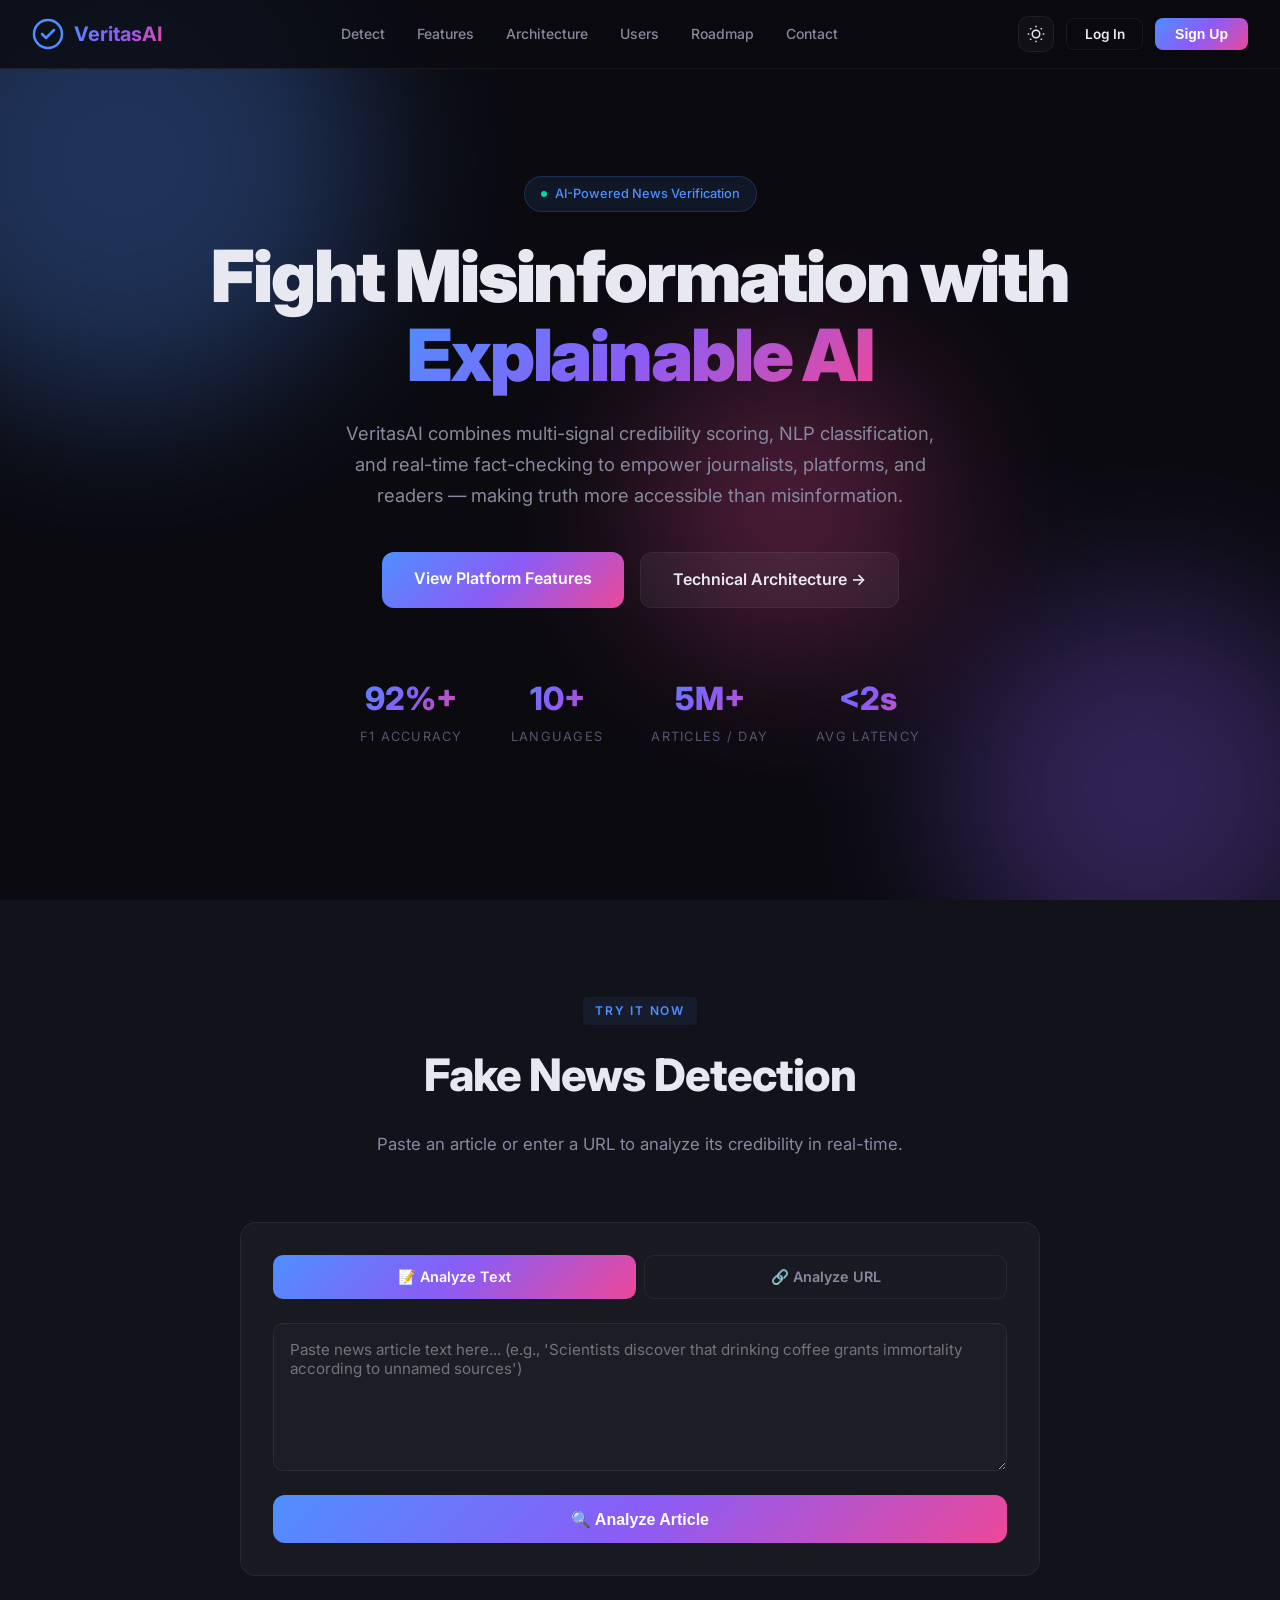
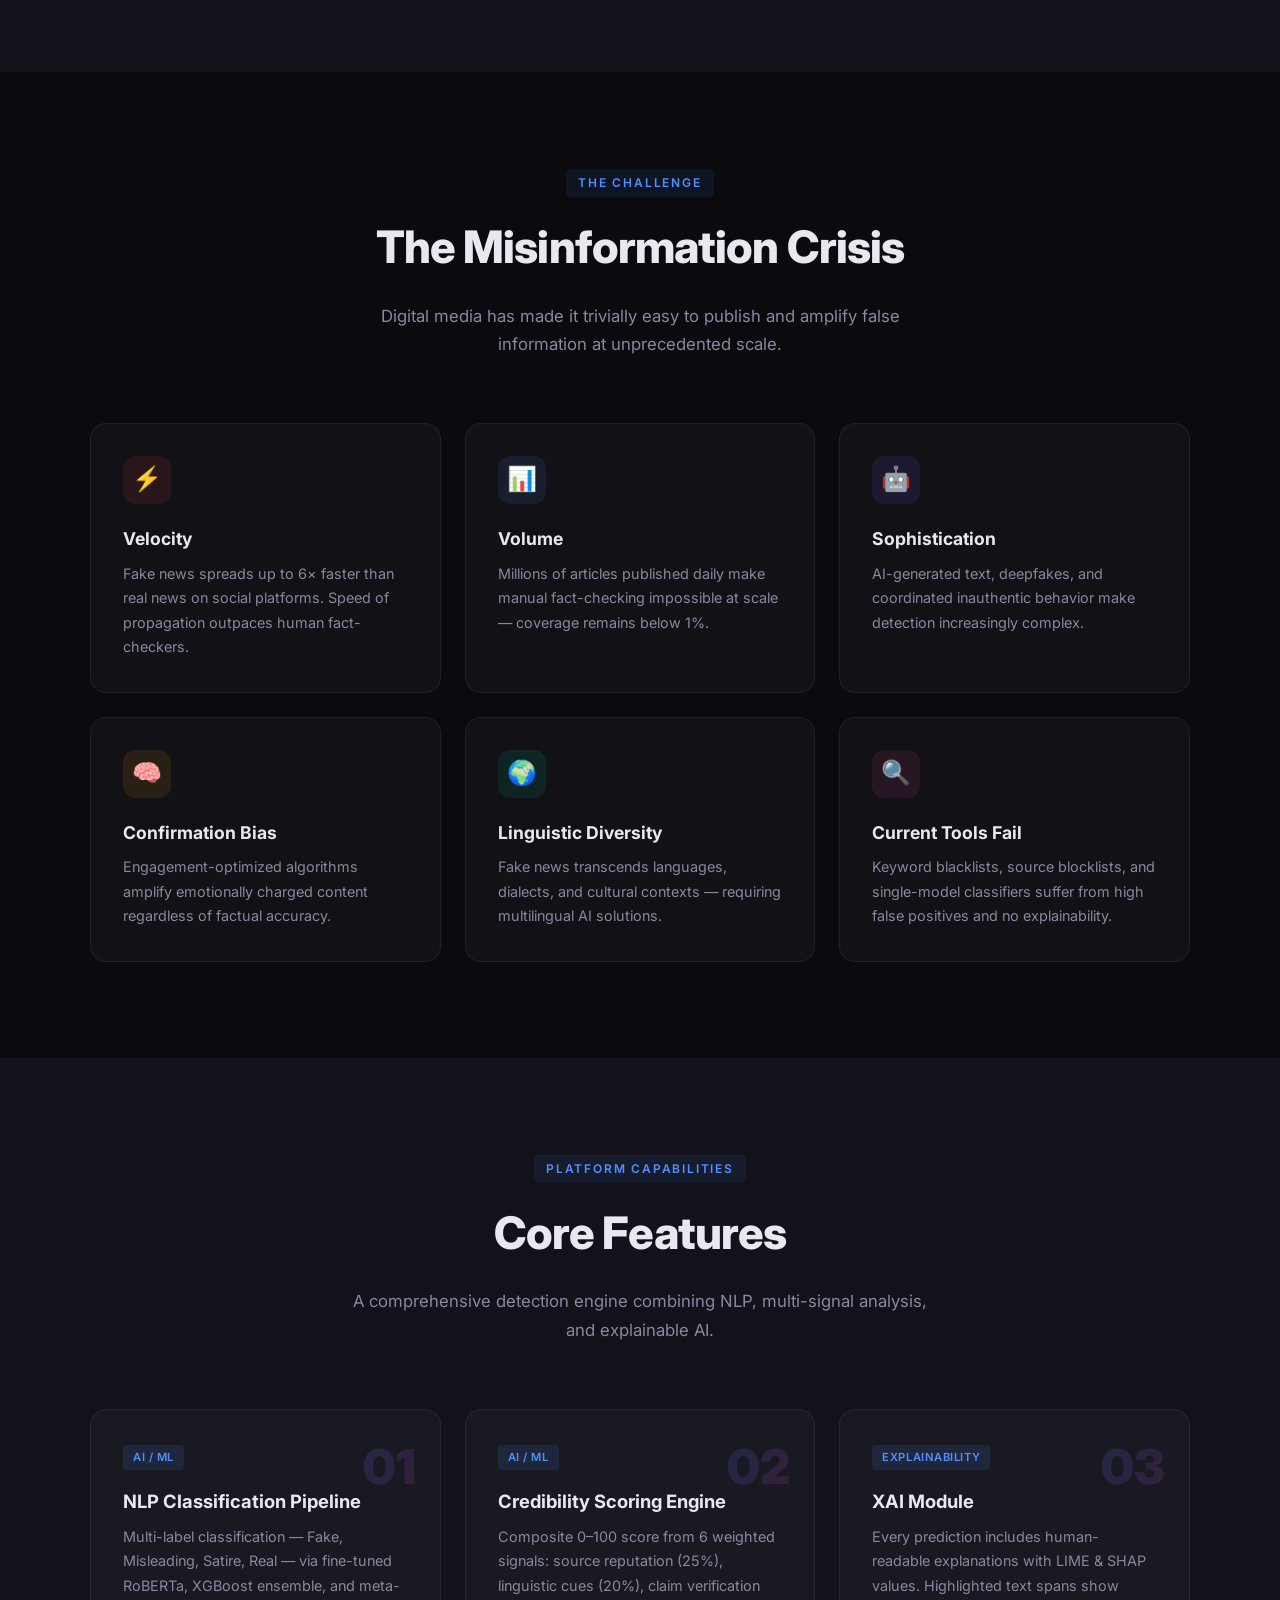
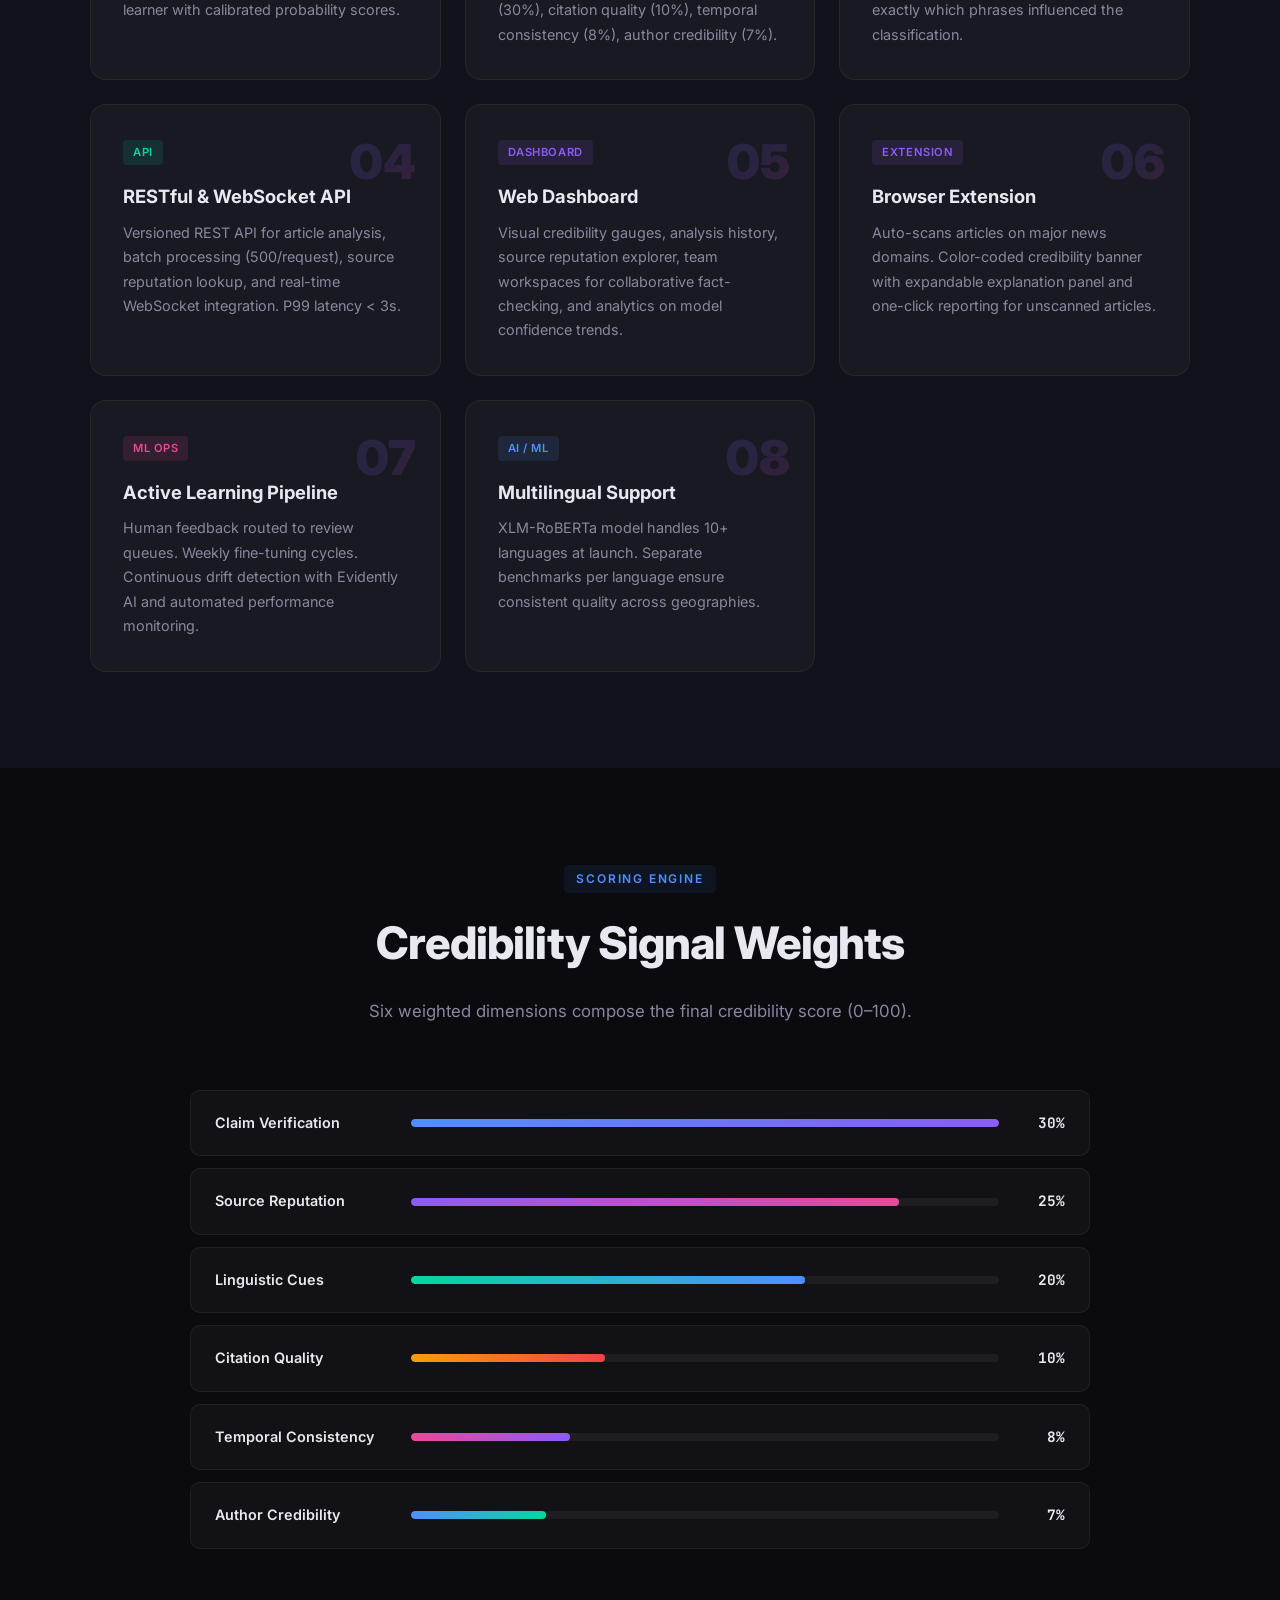
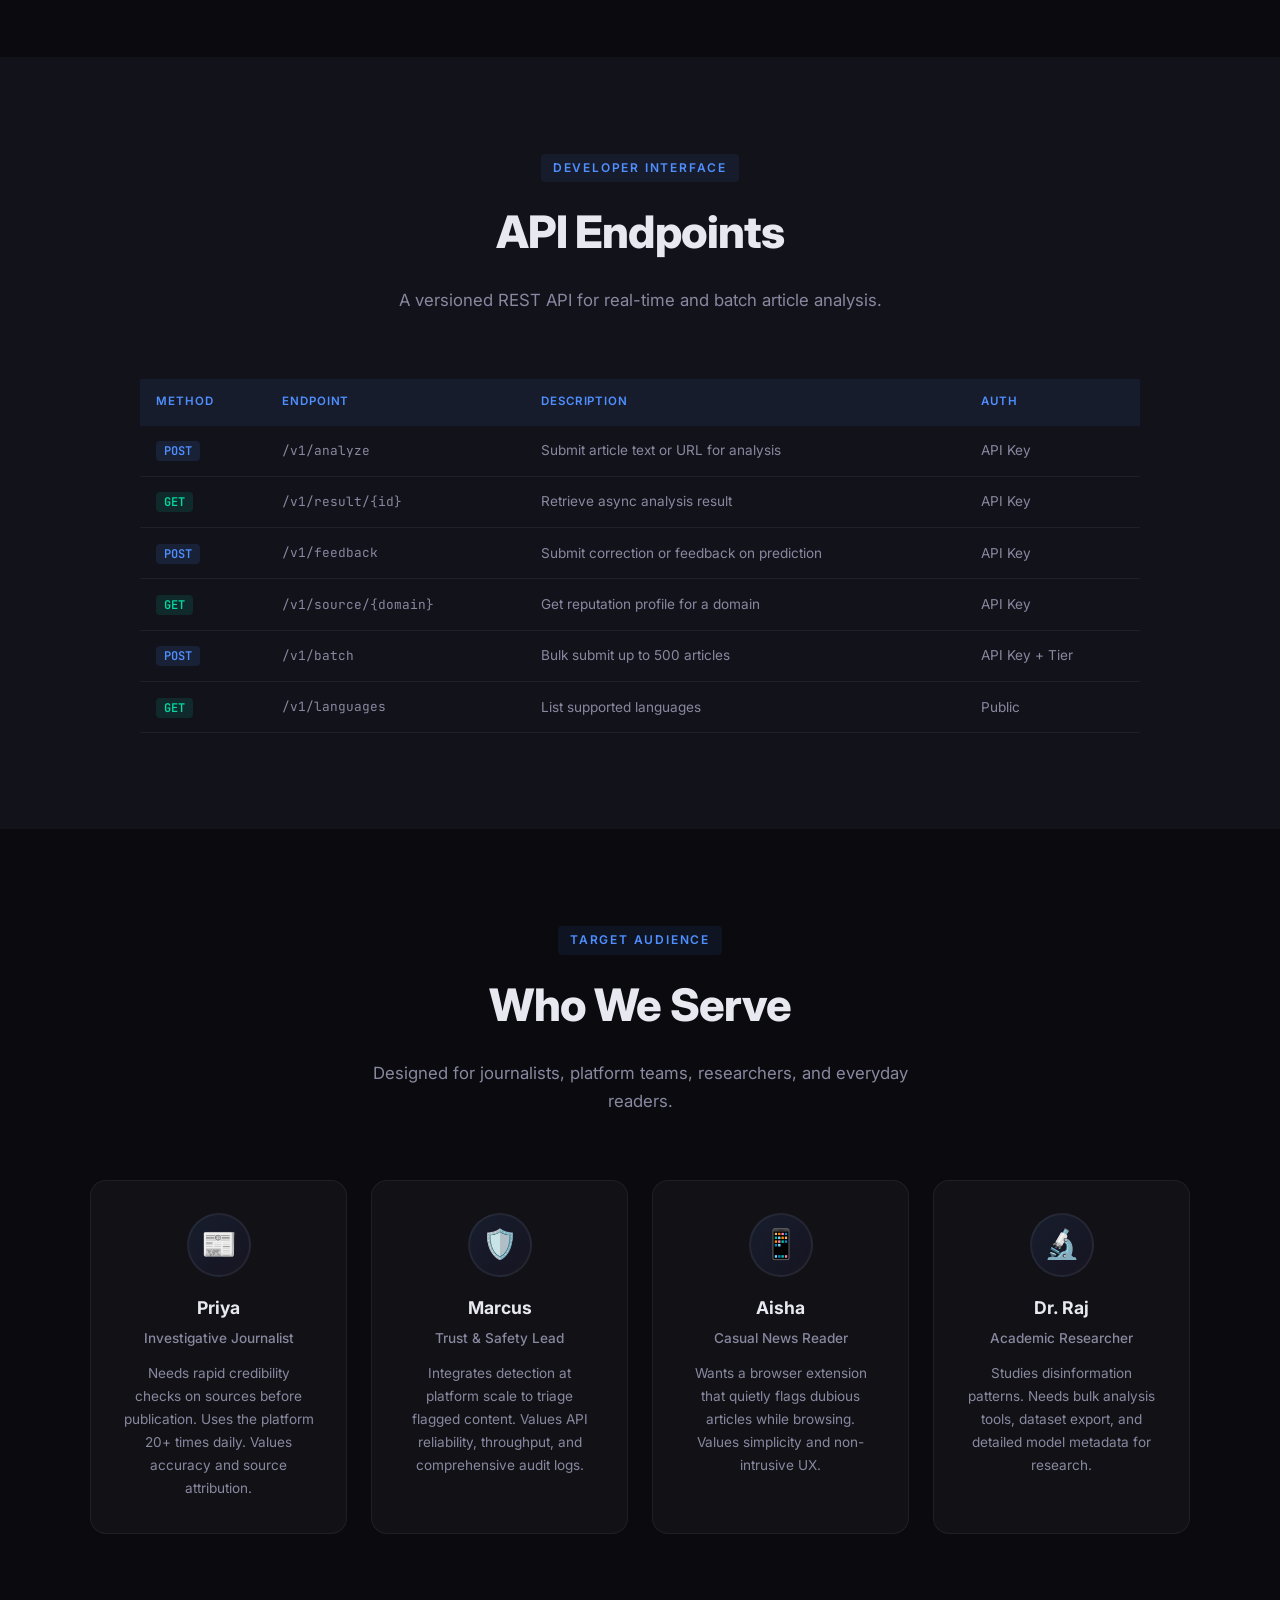
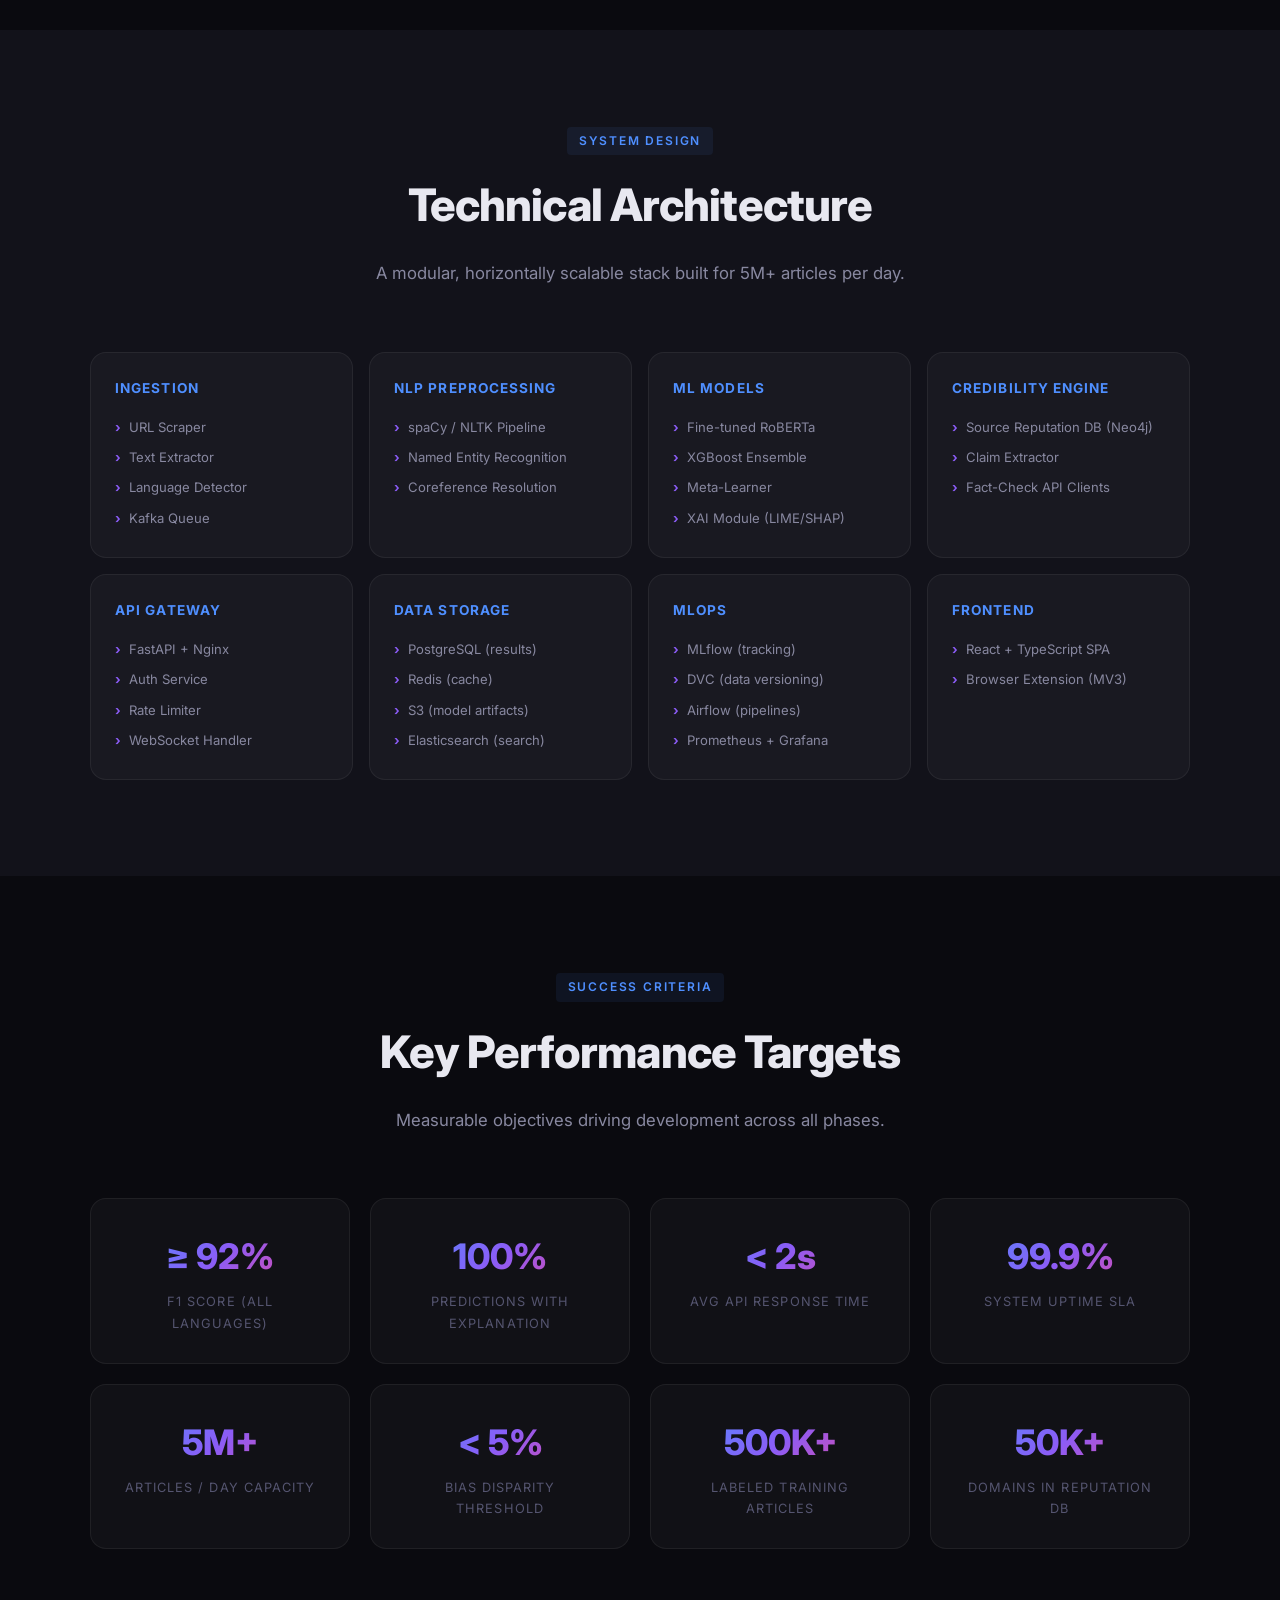
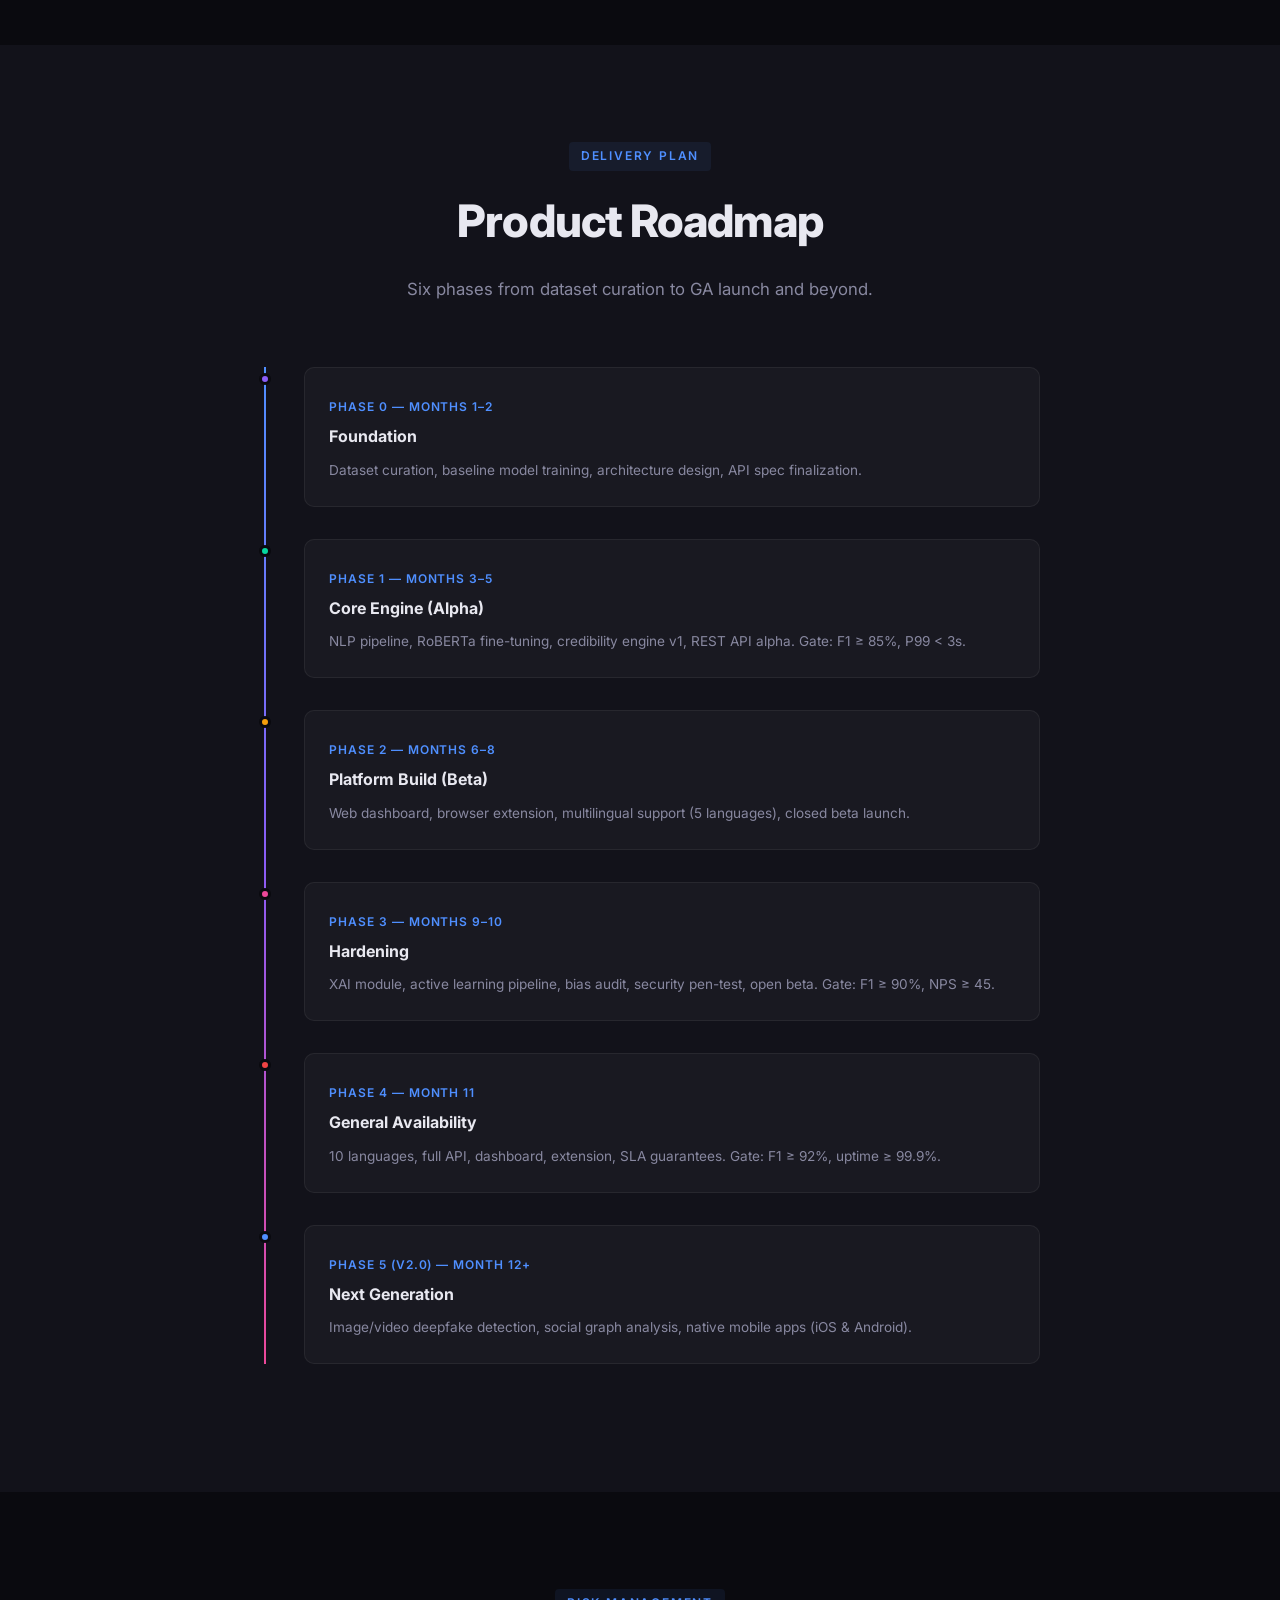
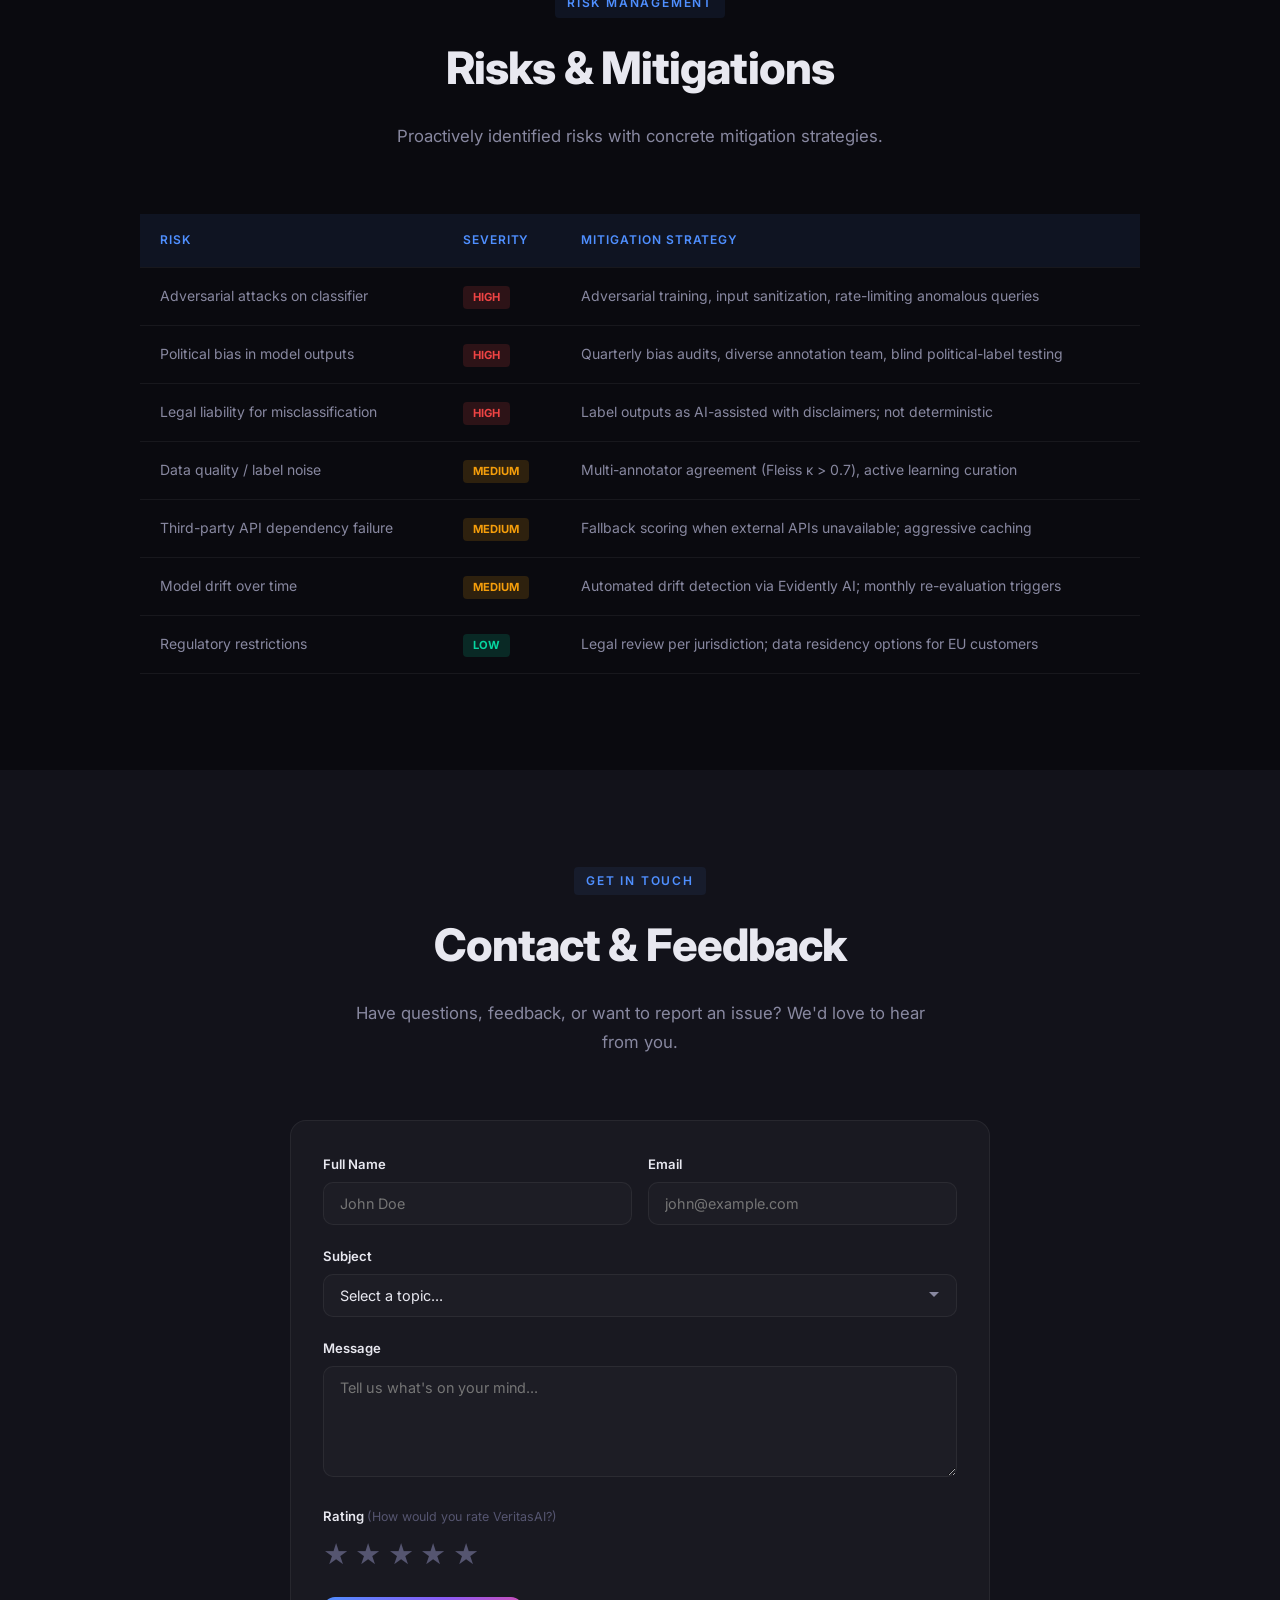
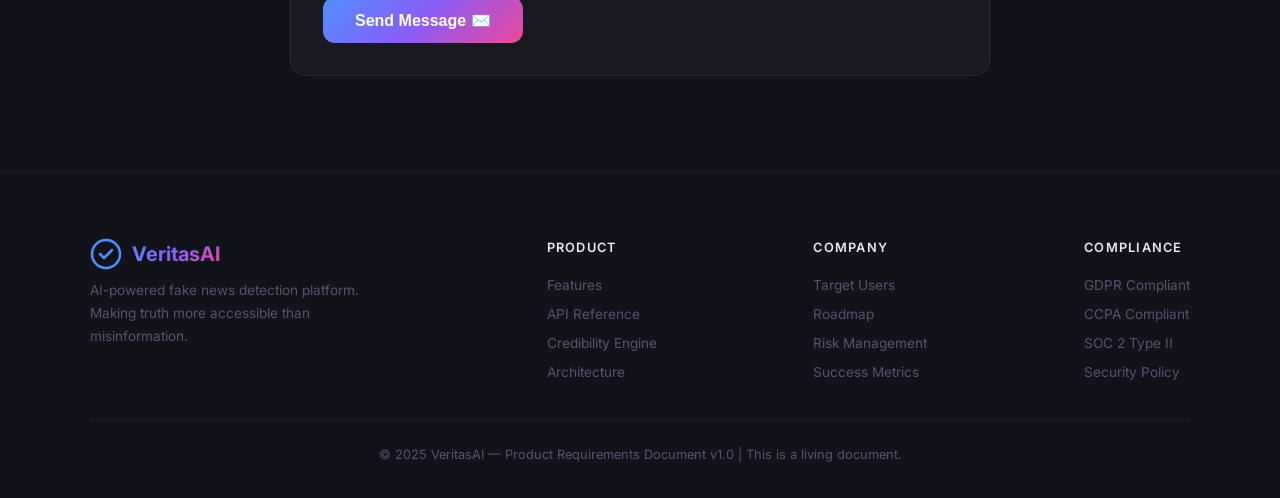
<file: index.html>
<!DOCTYPE html>
<html lang="en">
<head>
  <meta charset="UTF-8">
  <meta name="viewport" content="width=device-width, initial-scale=1.0">
  <title>VeritasAI — AI-Powered Fake News Detection Platform</title>
  <meta name="description" content="Detect fake and misleading news with 92%+ accuracy using advanced NLP, multi-signal credibility scoring, and explainable AI. Real-time API, browser extension, and analytics dashboard.">
  <link rel="stylesheet" href="styles.css">
  <link rel="icon" href="data:image/svg+xml,<svg xmlns='http://www.w3.org/2000/svg' viewBox='0 0 32 32'><text y='28' font-size='28'>🛡️</text></svg>">
</head>
<body>

<!-- ===== NAVBAR ===== -->
<nav class="navbar" id="navbar">
  <div class="nav-container">
    <a href="#" class="nav-logo">
      <svg viewBox="0 0 32 32" fill="none"><circle cx="16" cy="16" r="14" stroke="url(#g1)" stroke-width="2.5"/><path d="M10 16l4 4 8-8" stroke="url(#g1)" stroke-width="2.5" stroke-linecap="round" stroke-linejoin="round"/><defs><linearGradient id="g1" x1="0" y1="0" x2="32" y2="32"><stop stop-color="#4f8fff"/><stop offset="1" stop-color="#8b5cf6"/></linearGradient></defs></svg>
      <span>VeritasAI</span>
    </a>
    <ul class="nav-links">
      <li><a href="#detect">Detect</a></li>
      <li><a href="#features">Features</a></li>
      <li><a href="#architecture">Architecture</a></li>
      <li><a href="#personas">Users</a></li>
      <li><a href="#roadmap">Roadmap</a></li>
      <li><a href="#contact">Contact</a></li>
    </ul>
    <div class="nav-actions">
      <button class="theme-toggle" id="themeToggle" aria-label="Toggle theme" title="Toggle Dark/Light Mode">
        <svg class="icon-sun" viewBox="0 0 24 24" fill="none" stroke="currentColor" stroke-width="2"><circle cx="12" cy="12" r="5"/><path d="M12 1v2M12 21v2M4.22 4.22l1.42 1.42M18.36 18.36l1.42 1.42M1 12h2M21 12h2M4.22 19.78l1.42-1.42M18.36 5.64l1.42-1.42"/></svg>
        <svg class="icon-moon" viewBox="0 0 24 24" fill="none" stroke="currentColor" stroke-width="2"><path d="M21 12.79A9 9 0 1111.21 3 7 7 0 0021 12.79z"/></svg>
      </button>
      <button class="nav-auth-btn" id="loginBtn">Log In</button>
      <button class="nav-cta" id="signupBtn">Sign Up</button>
    </div>
    <button class="hamburger" aria-label="Menu">
      <span></span><span></span><span></span>
    </button>
  </div>
</nav>

<!-- ===== HERO ===== -->
<section class="hero" id="hero">
  <div class="hero-bg">
    <div class="orb orb-1"></div>
    <div class="orb orb-2"></div>
    <div class="orb orb-3"></div>
  </div>
  <div class="hero-content">
    <div class="hero-badge"><span class="dot"></span> AI-Powered News Verification</div>
    <h1>Fight Misinformation with <span class="gradient">Explainable AI</span></h1>
    <p>VeritasAI combines multi-signal credibility scoring, NLP classification, and real-time fact-checking to empower journalists, platforms, and readers — making truth more accessible than misinformation.</p>
    <div class="hero-actions">
      <a href="#features" class="btn-primary">View Platform Features</a>
      <a href="#architecture" class="btn-secondary">Technical Architecture →</a>
    </div>
    <div class="hero-stats">
      <div class="hero-stat">
        <h3><span data-count="92" data-suffix="%+">0</span></h3>
        <p>F1 Accuracy</p>
      </div>
      <div class="hero-stat">
        <h3><span data-count="10" data-suffix="+">0</span></h3>
        <p>Languages</p>
      </div>
      <div class="hero-stat">
        <h3><span data-count="5" data-suffix="M+">0</span></h3>
        <p>Articles / Day</p>
      </div>
      <div class="hero-stat">
        <h3>&lt;<span data-count="2" data-suffix="s">0</span></h3>
        <p>Avg Latency</p>
      </div>
    </div>
  </div>
</section>

<!-- ===== FAKE NEWS DETECTOR ===== -->
<section id="detect" style="background:var(--bg-secondary)">
  <div class="section-header reveal">
    <span class="section-label">Try It Now</span>
    <h2>Fake News Detection</h2>
    <p>Paste an article or enter a URL to analyze its credibility in real-time.</p>
  </div>
  <div class="detector-container reveal">
    <div class="detector-tabs">
      <button class="det-tab active" data-tab="text">📝 Analyze Text</button>
      <button class="det-tab" data-tab="url">🔗 Analyze URL</button>
    </div>
    <div class="det-panel active" id="panel-text">
      <textarea id="newsInput" placeholder="Paste news article text here... (e.g., 'Scientists discover that drinking coffee grants immortality according to unnamed sources')" rows="6"></textarea>
      <button class="btn-primary det-analyze" id="analyzeTextBtn">🔍 Analyze Article</button>
    </div>
    <div class="det-panel" id="panel-url">
      <div class="url-input-group">
        <svg viewBox="0 0 24 24" fill="none" stroke="currentColor" stroke-width="2"><path d="M10 13a5 5 0 007.54.54l3-3a5 5 0 00-7.07-7.07l-1.72 1.71"/><path d="M14 11a5 5 0 00-7.54-.54l-3 3a5 5 0 007.07 7.07l1.71-1.71"/></svg>
        <input type="url" id="newsUrl" placeholder="https://example.com/news-article">
      </div>
      <button class="btn-primary det-analyze" id="analyzeUrlBtn">🌐 Analyze URL</button>
    </div>
    <div class="det-result" id="detResult" style="display:none">
      <div class="det-result-header">
        <div class="det-verdict" id="detVerdict"></div>
        <div class="det-score" id="detScore"></div>
      </div>
      <div class="det-details">
        <div class="det-source-info" id="detSourceInfo" style="display:none"></div>
        <div class="det-signals" id="detSignals"></div>
        <div class="det-explanation" id="detExplanation"></div>
      </div>
    </div>
    <div class="det-loading" id="detLoading" style="display:none">
      <div class="spinner"></div>
      <p>Analyzing with AI models...</p>
    </div>
  </div>
</section>

<!-- ===== PROBLEM ===== -->
<section id="problem">
  <div class="section-header reveal">
    <span class="section-label">The Challenge</span>
    <h2>The Misinformation Crisis</h2>
    <p>Digital media has made it trivially easy to publish and amplify false information at unprecedented scale.</p>
  </div>
  <div class="problem-grid">
    <div class="problem-card reveal">
      <div class="problem-icon" style="background:rgba(239,68,68,0.1)">⚡</div>
      <h3>Velocity</h3>
      <p>Fake news spreads up to 6× faster than real news on social platforms. Speed of propagation outpaces human fact-checkers.</p>
    </div>
    <div class="problem-card reveal">
      <div class="problem-icon" style="background:rgba(79,143,255,0.1)">📊</div>
      <h3>Volume</h3>
      <p>Millions of articles published daily make manual fact-checking impossible at scale — coverage remains below 1%.</p>
    </div>
    <div class="problem-card reveal">
      <div class="problem-icon" style="background:rgba(139,92,246,0.1)">🤖</div>
      <h3>Sophistication</h3>
      <p>AI-generated text, deepfakes, and coordinated inauthentic behavior make detection increasingly complex.</p>
    </div>
    <div class="problem-card reveal">
      <div class="problem-icon" style="background:rgba(245,158,11,0.1)">🧠</div>
      <h3>Confirmation Bias</h3>
      <p>Engagement-optimized algorithms amplify emotionally charged content regardless of factual accuracy.</p>
    </div>
    <div class="problem-card reveal">
      <div class="problem-icon" style="background:rgba(6,214,160,0.1)">🌍</div>
      <h3>Linguistic Diversity</h3>
      <p>Fake news transcends languages, dialects, and cultural contexts — requiring multilingual AI solutions.</p>
    </div>
    <div class="problem-card reveal">
      <div class="problem-icon" style="background:rgba(236,72,153,0.1)">🔍</div>
      <h3>Current Tools Fail</h3>
      <p>Keyword blacklists, source blocklists, and single-model classifiers suffer from high false positives and no explainability.</p>
    </div>
  </div>
</section>

<!-- ===== FEATURES ===== -->
<section id="features" style="background:var(--bg-secondary)">
  <div class="section-header reveal">
    <span class="section-label">Platform Capabilities</span>
    <h2>Core Features</h2>
    <p>A comprehensive detection engine combining NLP, multi-signal analysis, and explainable AI.</p>
  </div>
  <div class="features-grid">
    <div class="feature-card reveal">
      <span class="feature-number">01</span>
      <span class="feature-tag tag-ai">AI / ML</span>
      <h3>NLP Classification Pipeline</h3>
      <p>Multi-label classification — Fake, Misleading, Satire, Real — via fine-tuned RoBERTa, XGBoost ensemble, and meta-learner with calibrated probability scores.</p>
    </div>
    <div class="feature-card reveal">
      <span class="feature-number">02</span>
      <span class="feature-tag tag-ai">AI / ML</span>
      <h3>Credibility Scoring Engine</h3>
      <p>Composite 0–100 score from 6 weighted signals: source reputation (25%), linguistic cues (20%), claim verification (30%), citation quality (10%), temporal consistency (8%), author credibility (7%).</p>
    </div>
    <div class="feature-card reveal">
      <span class="feature-number">03</span>
      <span class="feature-tag tag-ai">Explainability</span>
      <h3>XAI Module</h3>
      <p>Every prediction includes human-readable explanations with LIME & SHAP values. Highlighted text spans show exactly which phrases influenced the classification.</p>
    </div>
    <div class="feature-card reveal">
      <span class="feature-number">04</span>
      <span class="feature-tag tag-api">API</span>
      <h3>RESTful & WebSocket API</h3>
      <p>Versioned REST API for article analysis, batch processing (500/request), source reputation lookup, and real-time WebSocket integration. P99 latency &lt; 3s.</p>
    </div>
    <div class="feature-card reveal">
      <span class="feature-number">05</span>
      <span class="feature-tag tag-ui">Dashboard</span>
      <h3>Web Dashboard</h3>
      <p>Visual credibility gauges, analysis history, source reputation explorer, team workspaces for collaborative fact-checking, and analytics on model confidence trends.</p>
    </div>
    <div class="feature-card reveal">
      <span class="feature-number">06</span>
      <span class="feature-tag tag-ui">Extension</span>
      <h3>Browser Extension</h3>
      <p>Auto-scans articles on major news domains. Color-coded credibility banner with expandable explanation panel and one-click reporting for unscanned articles.</p>
    </div>
    <div class="feature-card reveal">
      <span class="feature-number">07</span>
      <span class="feature-tag tag-ml">ML Ops</span>
      <h3>Active Learning Pipeline</h3>
      <p>Human feedback routed to review queues. Weekly fine-tuning cycles. Continuous drift detection with Evidently AI and automated performance monitoring.</p>
    </div>
    <div class="feature-card reveal">
      <span class="feature-number">08</span>
      <span class="feature-tag tag-ai">AI / ML</span>
      <h3>Multilingual Support</h3>
      <p>XLM-RoBERTa model handles 10+ languages at launch. Separate benchmarks per language ensure consistent quality across geographies.</p>
    </div>
  </div>
</section>

<!-- ===== CREDIBILITY SIGNALS ===== -->
<section id="signals">
  <div class="section-header reveal">
    <span class="section-label">Scoring Engine</span>
    <h2>Credibility Signal Weights</h2>
    <p>Six weighted dimensions compose the final credibility score (0–100).</p>
  </div>
  <div class="signals-container reveal">
    <div class="signal-bar">
      <span class="signal-name">Claim Verification</span>
      <div class="signal-track"><div class="signal-fill" data-width="100%" style="background:linear-gradient(90deg,#4f8fff,#8b5cf6)"></div></div>
      <span class="signal-weight">30%</span>
    </div>
    <div class="signal-bar">
      <span class="signal-name">Source Reputation</span>
      <div class="signal-track"><div class="signal-fill" data-width="83%" style="background:linear-gradient(90deg,#8b5cf6,#ec4899)"></div></div>
      <span class="signal-weight">25%</span>
    </div>
    <div class="signal-bar">
      <span class="signal-name">Linguistic Cues</span>
      <div class="signal-track"><div class="signal-fill" data-width="67%" style="background:linear-gradient(90deg,#06d6a0,#4f8fff)"></div></div>
      <span class="signal-weight">20%</span>
    </div>
    <div class="signal-bar">
      <span class="signal-name">Citation Quality</span>
      <div class="signal-track"><div class="signal-fill" data-width="33%" style="background:linear-gradient(90deg,#f59e0b,#ef4444)"></div></div>
      <span class="signal-weight">10%</span>
    </div>
    <div class="signal-bar">
      <span class="signal-name">Temporal Consistency</span>
      <div class="signal-track"><div class="signal-fill" data-width="27%" style="background:linear-gradient(90deg,#ec4899,#8b5cf6)"></div></div>
      <span class="signal-weight">8%</span>
    </div>
    <div class="signal-bar">
      <span class="signal-name">Author Credibility</span>
      <div class="signal-track"><div class="signal-fill" data-width="23%" style="background:linear-gradient(90deg,#4f8fff,#06d6a0)"></div></div>
      <span class="signal-weight">7%</span>
    </div>
  </div>
</section>

<!-- ===== API ===== -->
<section id="api" style="background:var(--bg-secondary)">
  <div class="section-header reveal">
    <span class="section-label">Developer Interface</span>
    <h2>API Endpoints</h2>
    <p>A versioned REST API for real-time and batch article analysis.</p>
  </div>
  <div class="api-table-wrap reveal">
    <table class="api-table">
      <thead>
        <tr><th>Method</th><th>Endpoint</th><th>Description</th><th>Auth</th></tr>
      </thead>
      <tbody>
        <tr>
          <td><span class="api-method method-post">POST</span></td>
          <td class="api-endpoint">/v1/analyze</td>
          <td>Submit article text or URL for analysis</td>
          <td>API Key</td>
        </tr>
        <tr>
          <td><span class="api-method method-get">GET</span></td>
          <td class="api-endpoint">/v1/result/{id}</td>
          <td>Retrieve async analysis result</td>
          <td>API Key</td>
        </tr>
        <tr>
          <td><span class="api-method method-post">POST</span></td>
          <td class="api-endpoint">/v1/feedback</td>
          <td>Submit correction or feedback on prediction</td>
          <td>API Key</td>
        </tr>
        <tr>
          <td><span class="api-method method-get">GET</span></td>
          <td class="api-endpoint">/v1/source/{domain}</td>
          <td>Get reputation profile for a domain</td>
          <td>API Key</td>
        </tr>
        <tr>
          <td><span class="api-method method-post">POST</span></td>
          <td class="api-endpoint">/v1/batch</td>
          <td>Bulk submit up to 500 articles</td>
          <td>API Key + Tier</td>
        </tr>
        <tr>
          <td><span class="api-method method-get">GET</span></td>
          <td class="api-endpoint">/v1/languages</td>
          <td>List supported languages</td>
          <td>Public</td>
        </tr>
      </tbody>
    </table>
  </div>
</section>

<!-- ===== PERSONAS ===== -->
<section id="personas">
  <div class="section-header reveal">
    <span class="section-label">Target Audience</span>
    <h2>Who We Serve</h2>
    <p>Designed for journalists, platform teams, researchers, and everyday readers.</p>
  </div>
  <div class="personas-grid">
    <div class="persona-card reveal">
      <div class="persona-avatar">📰</div>
      <h3>Priya</h3>
      <p class="persona-role">Investigative Journalist</p>
      <p>Needs rapid credibility checks on sources before publication. Uses the platform 20+ times daily. Values accuracy and source attribution.</p>
    </div>
    <div class="persona-card reveal">
      <div class="persona-avatar">🛡️</div>
      <h3>Marcus</h3>
      <p class="persona-role">Trust & Safety Lead</p>
      <p>Integrates detection at platform scale to triage flagged content. Values API reliability, throughput, and comprehensive audit logs.</p>
    </div>
    <div class="persona-card reveal">
      <div class="persona-avatar">📱</div>
      <h3>Aisha</h3>
      <p class="persona-role">Casual News Reader</p>
      <p>Wants a browser extension that quietly flags dubious articles while browsing. Values simplicity and non-intrusive UX.</p>
    </div>
    <div class="persona-card reveal">
      <div class="persona-avatar">🔬</div>
      <h3>Dr. Raj</h3>
      <p class="persona-role">Academic Researcher</p>
      <p>Studies disinformation patterns. Needs bulk analysis tools, dataset export, and detailed model metadata for research.</p>
    </div>
  </div>
</section>

<!-- ===== ARCHITECTURE ===== -->
<section id="architecture" style="background:var(--bg-secondary)">
  <div class="section-header reveal">
    <span class="section-label">System Design</span>
    <h2>Technical Architecture</h2>
    <p>A modular, horizontally scalable stack built for 5M+ articles per day.</p>
  </div>
  <div class="arch-grid">
    <div class="arch-layer reveal">
      <h4>Ingestion</h4>
      <ul>
        <li>URL Scraper</li>
        <li>Text Extractor</li>
        <li>Language Detector</li>
        <li>Kafka Queue</li>
      </ul>
    </div>
    <div class="arch-layer reveal">
      <h4>NLP Preprocessing</h4>
      <ul>
        <li>spaCy / NLTK Pipeline</li>
        <li>Named Entity Recognition</li>
        <li>Coreference Resolution</li>
      </ul>
    </div>
    <div class="arch-layer reveal">
      <h4>ML Models</h4>
      <ul>
        <li>Fine-tuned RoBERTa</li>
        <li>XGBoost Ensemble</li>
        <li>Meta-Learner</li>
        <li>XAI Module (LIME/SHAP)</li>
      </ul>
    </div>
    <div class="arch-layer reveal">
      <h4>Credibility Engine</h4>
      <ul>
        <li>Source Reputation DB (Neo4j)</li>
        <li>Claim Extractor</li>
        <li>Fact-Check API Clients</li>
      </ul>
    </div>
    <div class="arch-layer reveal">
      <h4>API Gateway</h4>
      <ul>
        <li>FastAPI + Nginx</li>
        <li>Auth Service</li>
        <li>Rate Limiter</li>
        <li>WebSocket Handler</li>
      </ul>
    </div>
    <div class="arch-layer reveal">
      <h4>Data Storage</h4>
      <ul>
        <li>PostgreSQL (results)</li>
        <li>Redis (cache)</li>
        <li>S3 (model artifacts)</li>
        <li>Elasticsearch (search)</li>
      </ul>
    </div>
    <div class="arch-layer reveal">
      <h4>MLOps</h4>
      <ul>
        <li>MLflow (tracking)</li>
        <li>DVC (data versioning)</li>
        <li>Airflow (pipelines)</li>
        <li>Prometheus + Grafana</li>
      </ul>
    </div>
    <div class="arch-layer reveal">
      <h4>Frontend</h4>
      <ul>
        <li>React + TypeScript SPA</li>
        <li>Browser Extension (MV3)</li>
      </ul>
    </div>
  </div>
</section>

<!-- ===== METRICS ===== -->
<section id="metrics">
  <div class="section-header reveal">
    <span class="section-label">Success Criteria</span>
    <h2>Key Performance Targets</h2>
    <p>Measurable objectives driving development across all phases.</p>
  </div>
  <div class="metrics-grid">
    <div class="metric-card reveal">
      <div class="metric-value">≥ 92%</div>
      <div class="metric-label">F1 Score (All Languages)</div>
    </div>
    <div class="metric-card reveal">
      <div class="metric-value">100%</div>
      <div class="metric-label">Predictions with Explanation</div>
    </div>
    <div class="metric-card reveal">
      <div class="metric-value">&lt; 2s</div>
      <div class="metric-label">Avg API Response Time</div>
    </div>
    <div class="metric-card reveal">
      <div class="metric-value">99.9%</div>
      <div class="metric-label">System Uptime SLA</div>
    </div>
    <div class="metric-card reveal">
      <div class="metric-value">5M+</div>
      <div class="metric-label">Articles / Day Capacity</div>
    </div>
    <div class="metric-card reveal">
      <div class="metric-value">&lt; 5%</div>
      <div class="metric-label">Bias Disparity Threshold</div>
    </div>
    <div class="metric-card reveal">
      <div class="metric-value">500K+</div>
      <div class="metric-label">Labeled Training Articles</div>
    </div>
    <div class="metric-card reveal">
      <div class="metric-value">50K+</div>
      <div class="metric-label">Domains in Reputation DB</div>
    </div>
  </div>
</section>

<!-- ===== ROADMAP ===== -->
<section id="roadmap" style="background:var(--bg-secondary)">
  <div class="section-header reveal">
    <span class="section-label">Delivery Plan</span>
    <h2>Product Roadmap</h2>
    <p>Six phases from dataset curation to GA launch and beyond.</p>
  </div>
  <div class="roadmap-container reveal">
    <div class="roadmap-line"></div>
    <div class="roadmap-item">
      <div class="roadmap-dot"></div>
      <div class="roadmap-content">
        <span class="roadmap-phase">Phase 0 — Months 1–2</span>
        <h4>Foundation</h4>
        <p>Dataset curation, baseline model training, architecture design, API spec finalization.</p>
      </div>
    </div>
    <div class="roadmap-item">
      <div class="roadmap-dot"></div>
      <div class="roadmap-content">
        <span class="roadmap-phase">Phase 1 — Months 3–5</span>
        <h4>Core Engine (Alpha)</h4>
        <p>NLP pipeline, RoBERTa fine-tuning, credibility engine v1, REST API alpha. Gate: F1 ≥ 85%, P99 &lt; 3s.</p>
      </div>
    </div>
    <div class="roadmap-item">
      <div class="roadmap-dot"></div>
      <div class="roadmap-content">
        <span class="roadmap-phase">Phase 2 — Months 6–8</span>
        <h4>Platform Build (Beta)</h4>
        <p>Web dashboard, browser extension, multilingual support (5 languages), closed beta launch.</p>
      </div>
    </div>
    <div class="roadmap-item">
      <div class="roadmap-dot"></div>
      <div class="roadmap-content">
        <span class="roadmap-phase">Phase 3 — Months 9–10</span>
        <h4>Hardening</h4>
        <p>XAI module, active learning pipeline, bias audit, security pen-test, open beta. Gate: F1 ≥ 90%, NPS ≥ 45.</p>
      </div>
    </div>
    <div class="roadmap-item">
      <div class="roadmap-dot"></div>
      <div class="roadmap-content">
        <span class="roadmap-phase">Phase 4 — Month 11</span>
        <h4>General Availability</h4>
        <p>10 languages, full API, dashboard, extension, SLA guarantees. Gate: F1 ≥ 92%, uptime ≥ 99.9%.</p>
      </div>
    </div>
    <div class="roadmap-item">
      <div class="roadmap-dot"></div>
      <div class="roadmap-content">
        <span class="roadmap-phase">Phase 5 (v2.0) — Month 12+</span>
        <h4>Next Generation</h4>
        <p>Image/video deepfake detection, social graph analysis, native mobile apps (iOS & Android).</p>
      </div>
    </div>
  </div>
</section>

<!-- ===== RISKS ===== -->
<section id="risks">
  <div class="section-header reveal">
    <span class="section-label">Risk Management</span>
    <h2>Risks & Mitigations</h2>
    <p>Proactively identified risks with concrete mitigation strategies.</p>
  </div>
  <div class="risks-table-wrap reveal">
    <table class="risks-table">
      <thead>
        <tr><th>Risk</th><th>Severity</th><th>Mitigation Strategy</th></tr>
      </thead>
      <tbody>
        <tr>
          <td>Adversarial attacks on classifier</td>
          <td><span class="severity severity-high">High</span></td>
          <td>Adversarial training, input sanitization, rate-limiting anomalous queries</td>
        </tr>
        <tr>
          <td>Political bias in model outputs</td>
          <td><span class="severity severity-high">High</span></td>
          <td>Quarterly bias audits, diverse annotation team, blind political-label testing</td>
        </tr>
        <tr>
          <td>Legal liability for misclassification</td>
          <td><span class="severity severity-high">High</span></td>
          <td>Label outputs as AI-assisted with disclaimers; not deterministic</td>
        </tr>
        <tr>
          <td>Data quality / label noise</td>
          <td><span class="severity severity-medium">Medium</span></td>
          <td>Multi-annotator agreement (Fleiss κ &gt; 0.7), active learning curation</td>
        </tr>
        <tr>
          <td>Third-party API dependency failure</td>
          <td><span class="severity severity-medium">Medium</span></td>
          <td>Fallback scoring when external APIs unavailable; aggressive caching</td>
        </tr>
        <tr>
          <td>Model drift over time</td>
          <td><span class="severity severity-medium">Medium</span></td>
          <td>Automated drift detection via Evidently AI; monthly re-evaluation triggers</td>
        </tr>
        <tr>
          <td>Regulatory restrictions</td>
          <td><span class="severity severity-low">Low</span></td>
          <td>Legal review per jurisdiction; data residency options for EU customers</td>
        </tr>
      </tbody>
    </table>
  </div>
</section>

<!-- ===== CONTACT FORM ===== -->
<section id="contact" style="background:var(--bg-secondary)">
  <div class="section-header reveal">
    <span class="section-label">Get In Touch</span>
    <h2>Contact & Feedback</h2>
    <p>Have questions, feedback, or want to report an issue? We'd love to hear from you.</p>
  </div>
  <div class="contact-container reveal">
    <form class="contact-form" id="contactForm">
      <div class="form-row">
        <div class="form-group"><label for="contactName">Full Name</label><input type="text" id="contactName" placeholder="John Doe" required></div>
        <div class="form-group"><label for="contactEmail">Email</label><input type="email" id="contactEmail" placeholder="john@example.com" required></div>
      </div>
      <div class="form-group"><label for="contactSubject">Subject</label>
        <select id="contactSubject"><option value="">Select a topic...</option><option>General Inquiry</option><option>Bug Report</option><option>Feature Request</option><option>API Support</option><option>Partnership</option></select>
      </div>
      <div class="form-group"><label for="contactMessage">Message</label><textarea id="contactMessage" rows="5" placeholder="Tell us what's on your mind..." required></textarea></div>
      <div class="form-group"><label>Rating <span class="rating-hint">(How would you rate VeritasAI?)</span></label>
        <div class="star-rating" id="starRating"><span data-star="1">★</span><span data-star="2">★</span><span data-star="3">★</span><span data-star="4">★</span><span data-star="5">★</span></div>
      </div>
      <button type="submit" class="btn-primary">Send Message ✉️</button>
    </form>
    <div class="contact-success" id="contactSuccess" style="display:none">
      <div class="success-icon">✅</div>
      <h3>Thank You!</h3>
      <p>Your message has been sent successfully. We'll get back to you soon.</p>
    </div>
  </div>
</section>

<!-- ===== AUTH MODALS ===== -->
<div class="modal-overlay" id="authModal">
  <div class="modal-card">
    <button class="modal-close" id="modalClose">✕</button>
    <div class="auth-form" id="loginForm">
      <h2>Welcome Back</h2>
      <p class="auth-subtitle">Log in to your VeritasAI account</p>
      <div class="form-group"><label>Email</label><input type="email" id="loginEmail" placeholder="you@email.com"></div>
      <div class="form-group"><label>Password</label><input type="password" id="loginPassword" placeholder="••••••••"></div>
      <button class="btn-primary auth-submit" id="loginSubmit">Log In</button>
      <p class="auth-link">Forgot password? <a href="#" id="showForgot">Reset it</a></p>
      <p class="auth-link">Don't have an account? <a href="#" id="showSignupFromLogin">Sign up</a></p>
    </div>
    <div class="auth-form" id="signupForm" style="display:none">
      <h2>Create Account</h2>
      <p class="auth-subtitle">Join VeritasAI to fight misinformation</p>
      <div class="form-row"><div class="form-group"><label>First Name</label><input type="text" placeholder="John"></div><div class="form-group"><label>Last Name</label><input type="text" placeholder="Doe"></div></div>
      <div class="form-group"><label>Email</label><input type="email" placeholder="you@email.com"></div>
      <div class="form-group"><label>Password</label><input type="password" placeholder="Min 8 characters"></div>
      <button class="btn-primary auth-submit">Create Account</button>
      <p class="auth-link">Already have an account? <a href="#" id="showLoginFromSignup">Log in</a></p>
    </div>
    <div class="auth-form" id="forgotForm" style="display:none">
      <h2>Reset Password</h2>
      <p class="auth-subtitle">Enter your email to receive a reset link</p>
      <div class="form-group"><label>Email</label><input type="email" placeholder="you@email.com"></div>
      <button class="btn-primary auth-submit">Send Reset Link</button>
      <p class="auth-link">Remember your password? <a href="#" id="showLoginFromForgot">Log in</a></p>
    </div>
  </div>
</div>

<!-- ===== FOOTER ===== -->
<footer class="footer">
  <div class="footer-content">
    <div class="footer-brand">
      <a href="#" class="nav-logo">
        <svg viewBox="0 0 32 32" fill="none" width="28" height="28"><circle cx="16" cy="16" r="14" stroke="url(#g2)" stroke-width="2.5"/><path d="M10 16l4 4 8-8" stroke="url(#g2)" stroke-width="2.5" stroke-linecap="round" stroke-linejoin="round"/><defs><linearGradient id="g2" x1="0" y1="0" x2="32" y2="32"><stop stop-color="#4f8fff"/><stop offset="1" stop-color="#8b5cf6"/></linearGradient></defs></svg>
        <span>VeritasAI</span>
      </a>
      <p>AI-powered fake news detection platform. Making truth more accessible than misinformation.</p>
    </div>
    <div class="footer-links">
      <h4>Product</h4>
      <a href="#features">Features</a>
      <a href="#api">API Reference</a>
      <a href="#signals">Credibility Engine</a>
      <a href="#architecture">Architecture</a>
    </div>
    <div class="footer-links">
      <h4>Company</h4>
      <a href="#personas">Target Users</a>
      <a href="#roadmap">Roadmap</a>
      <a href="#risks">Risk Management</a>
      <a href="#metrics">Success Metrics</a>
    </div>
    <div class="footer-links">
      <h4>Compliance</h4>
      <a href="#">GDPR Compliant</a>
      <a href="#">CCPA Compliant</a>
      <a href="#">SOC 2 Type II</a>
      <a href="#">Security Policy</a>
    </div>
  </div>
  <div class="footer-bottom">
    <p>© 2025 VeritasAI — Product Requirements Document v1.0 | This is a living document.</p>
  </div>
</footer>

<script src="script.js"></script>
</body>
</html>
</file>
<file: styles.css>
@import url('https://fonts.googleapis.com/css2?family=Inter:wght@300;400;500;600;700;800;900&family=JetBrains+Mono:wght@400;500&display=swap');

:root {
  --bg-primary: #0a0a0f;
  --bg-secondary: #12121a;
  --bg-card: rgba(255,255,255,0.03);
  --bg-card-hover: rgba(255,255,255,0.06);
  --text-primary: #e8e8f0;
  --text-secondary: #8888a0;
  --text-muted: #555570;
  --accent-blue: #4f8fff;
  --accent-purple: #8b5cf6;
  --accent-cyan: #06d6a0;
  --accent-red: #ef4444;
  --accent-orange: #f59e0b;
  --accent-pink: #ec4899;
  --gradient-hero: linear-gradient(135deg, #4f8fff 0%, #8b5cf6 50%, #ec4899 100%);
  --gradient-card: linear-gradient(135deg, rgba(79,143,255,0.1), rgba(139,92,246,0.05));
  --border-color: rgba(255,255,255,0.06);
  --radius: 16px;
  --radius-sm: 10px;
  --shadow-glow: 0 0 60px rgba(79,143,255,0.15);
}

*, *::before, *::after { box-sizing: border-box; margin: 0; padding: 0; }

html { scroll-behavior: smooth; font-size: 16px; }

body {
  font-family: 'Inter', -apple-system, sans-serif;
  background: var(--bg-primary);
  color: var(--text-primary);
  line-height: 1.7;
  overflow-x: hidden;
}

/* Scrollbar */
::-webkit-scrollbar { width: 6px; }
::-webkit-scrollbar-track { background: var(--bg-primary); }
::-webkit-scrollbar-thumb { background: var(--accent-purple); border-radius: 3px; }

/* ===== NAVIGATION ===== */
.navbar {
  position: fixed; top: 0; left: 0; right: 0; z-index: 1000;
  padding: 1rem 2rem;
  backdrop-filter: blur(20px);
  background: rgba(10,10,15,0.8);
  border-bottom: 1px solid var(--border-color);
  transition: all 0.3s ease;
}
.navbar.scrolled { padding: 0.6rem 2rem; box-shadow: var(--shadow-glow); }
.nav-container { max-width: 1280px; margin: 0 auto; display: flex; align-items: center; justify-content: space-between; }
.nav-logo { display: flex; align-items: center; gap: 10px; text-decoration: none; }
.nav-logo svg { width: 32px; height: 32px; }
.nav-logo span { font-size: 1.25rem; font-weight: 700; background: var(--gradient-hero); -webkit-background-clip: text; -webkit-text-fill-color: transparent; }
.nav-links { display: flex; gap: 2rem; list-style: none; }
.nav-links a { color: var(--text-secondary); text-decoration: none; font-size: 0.875rem; font-weight: 500; transition: color 0.3s; position: relative; }
.nav-links a:hover { color: var(--text-primary); }
.nav-links a::after { content: ''; position: absolute; bottom: -4px; left: 0; width: 0; height: 2px; background: var(--gradient-hero); transition: width 0.3s; border-radius: 1px; }
.nav-links a:hover::after { width: 100%; }
.nav-cta { padding: 0.5rem 1.25rem; border-radius: 8px; background: var(--gradient-hero); color: #fff; text-decoration: none; font-size: 0.875rem; font-weight: 600; transition: transform 0.2s, box-shadow 0.3s; border: none; cursor: pointer; }
.nav-cta:hover { transform: translateY(-1px); box-shadow: 0 4px 20px rgba(79,143,255,0.4); }
.hamburger { display: none; flex-direction: column; gap: 5px; background: none; border: none; cursor: pointer; padding: 4px; }
.hamburger span { width: 24px; height: 2px; background: var(--text-primary); border-radius: 2px; transition: 0.3s; }

/* ===== HERO ===== */
.hero {
  min-height: 100vh; display: flex; align-items: center; justify-content: center;
  padding: 8rem 2rem 4rem; position: relative; overflow: hidden;
}
.hero-bg { position: absolute; inset: 0; }
.hero-bg .orb {
  position: absolute; border-radius: 50%; filter: blur(80px); opacity: 0.3;
  animation: float 8s ease-in-out infinite;
}
.hero-bg .orb-1 { width: 500px; height: 500px; background: var(--accent-blue); top: -10%; left: -10%; }
.hero-bg .orb-2 { width: 400px; height: 400px; background: var(--accent-purple); bottom: -10%; right: -5%; animation-delay: -3s; }
.hero-bg .orb-3 { width: 300px; height: 300px; background: var(--accent-pink); top: 40%; left: 50%; animation-delay: -5s; }
@keyframes float {
  0%, 100% { transform: translate(0, 0) scale(1); }
  33% { transform: translate(30px, -30px) scale(1.05); }
  66% { transform: translate(-20px, 20px) scale(0.95); }
}
.hero-content { position: relative; z-index: 1; text-align: center; max-width: 860px; }
.hero-badge {
  display: inline-flex; align-items: center; gap: 8px;
  padding: 6px 16px; border-radius: 50px; font-size: 0.8rem; font-weight: 500;
  background: rgba(79,143,255,0.1); border: 1px solid rgba(79,143,255,0.2);
  color: var(--accent-blue); margin-bottom: 1.5rem;
  animation: fadeInUp 0.6s ease;
}
.hero-badge .dot { width: 6px; height: 6px; border-radius: 50%; background: var(--accent-cyan); animation: pulse 2s infinite; }
@keyframes pulse { 0%, 100% { opacity: 1; } 50% { opacity: 0.4; } }
.hero h1 {
  font-size: clamp(2.5rem, 6vw, 4.5rem); font-weight: 900; line-height: 1.1;
  margin-bottom: 1.5rem; letter-spacing: -0.03em;
  animation: fadeInUp 0.8s ease;
}
.hero h1 .gradient { background: var(--gradient-hero); -webkit-background-clip: text; -webkit-text-fill-color: transparent; }
.hero p { font-size: 1.15rem; color: var(--text-secondary); max-width: 620px; margin: 0 auto 2.5rem; animation: fadeInUp 1s ease; }
.hero-actions { display: flex; gap: 1rem; justify-content: center; flex-wrap: wrap; animation: fadeInUp 1.2s ease; }
.btn-primary {
  padding: 0.85rem 2rem; border-radius: 12px; background: var(--gradient-hero);
  color: #fff; font-weight: 600; font-size: 1rem; border: none; cursor: pointer;
  transition: transform 0.2s, box-shadow 0.3s; text-decoration: none;
}
.btn-primary:hover { transform: translateY(-2px); box-shadow: 0 8px 30px rgba(79,143,255,0.35); }
.btn-secondary {
  padding: 0.85rem 2rem; border-radius: 12px;
  background: rgba(255,255,255,0.05); border: 1px solid var(--border-color);
  color: var(--text-primary); font-weight: 600; font-size: 1rem; cursor: pointer;
  transition: all 0.3s; text-decoration: none;
}
.btn-secondary:hover { background: rgba(255,255,255,0.1); border-color: rgba(255,255,255,0.15); }
.hero-stats { display: flex; gap: 3rem; justify-content: center; margin-top: 4rem; animation: fadeInUp 1.4s ease; }
.hero-stat h3 { font-size: 2rem; font-weight: 800; background: var(--gradient-hero); -webkit-background-clip: text; -webkit-text-fill-color: transparent; }
.hero-stat p { font-size: 0.8rem; color: var(--text-muted); text-transform: uppercase; letter-spacing: 0.1em; }
@keyframes fadeInUp { from { opacity: 0; transform: translateY(30px); } to { opacity: 1; transform: translateY(0); } }

/* ===== SECTIONS ===== */
section { padding: 6rem 2rem; }
.section-header { text-align: center; margin-bottom: 4rem; }
.section-label {
  display: inline-block; font-size: 0.75rem; font-weight: 600; text-transform: uppercase;
  letter-spacing: 0.15em; color: var(--accent-blue); margin-bottom: 0.75rem;
  padding: 4px 12px; border-radius: 4px; background: rgba(79,143,255,0.08);
}
.section-header h2 { font-size: clamp(1.8rem, 4vw, 2.8rem); font-weight: 800; margin-bottom: 1rem; letter-spacing: -0.02em; }
.section-header p { color: var(--text-secondary); max-width: 600px; margin: 0 auto; font-size: 1.05rem; }

/* ===== PROBLEM ===== */
.problem-grid { max-width: 1100px; margin: 0 auto; display: grid; grid-template-columns: repeat(auto-fit, minmax(300px, 1fr)); gap: 1.5rem; }
.problem-card {
  background: var(--bg-card); border: 1px solid var(--border-color); border-radius: var(--radius);
  padding: 2rem; transition: all 0.4s ease; position: relative; overflow: hidden;
}
.problem-card::before {
  content: ''; position: absolute; top: 0; left: 0; right: 0; height: 3px;
  background: var(--gradient-hero); opacity: 0; transition: opacity 0.4s;
}
.problem-card:hover { background: var(--bg-card-hover); transform: translateY(-4px); border-color: rgba(79,143,255,0.15); }
.problem-card:hover::before { opacity: 1; }
.problem-icon { width: 48px; height: 48px; border-radius: 12px; display: flex; align-items: center; justify-content: center; margin-bottom: 1.25rem; font-size: 1.5rem; }
.problem-card h3 { font-size: 1.1rem; font-weight: 700; margin-bottom: 0.5rem; }
.problem-card p { font-size: 0.9rem; color: var(--text-secondary); }

/* ===== FEATURES ===== */
.features-grid { max-width: 1100px; margin: 0 auto; display: grid; grid-template-columns: repeat(auto-fit, minmax(320px, 1fr)); gap: 1.5rem; }
.feature-card {
  background: var(--bg-card); border: 1px solid var(--border-color); border-radius: var(--radius);
  padding: 2rem; transition: all 0.4s; position: relative; overflow: hidden;
}
.feature-card:hover { background: var(--bg-card-hover); transform: translateY(-4px); }
.feature-number { font-size: 3rem; font-weight: 900; background: var(--gradient-hero); -webkit-background-clip: text; -webkit-text-fill-color: transparent; opacity: 0.15; position: absolute; top: 1rem; right: 1.5rem; }
.feature-card h3 { font-size: 1.15rem; font-weight: 700; margin-bottom: 0.5rem; }
.feature-card p { font-size: 0.9rem; color: var(--text-secondary); }
.feature-tag { display: inline-block; font-size: 0.7rem; font-weight: 600; padding: 3px 10px; border-radius: 4px; margin-bottom: 1rem; text-transform: uppercase; letter-spacing: 0.05em; }
.tag-ai { background: rgba(79,143,255,0.12); color: var(--accent-blue); }
.tag-api { background: rgba(6,214,160,0.12); color: var(--accent-cyan); }
.tag-ui { background: rgba(139,92,246,0.12); color: var(--accent-purple); }
.tag-ml { background: rgba(236,72,153,0.12); color: var(--accent-pink); }

/* ===== CREDIBILITY SIGNALS ===== */
.signals-container { max-width: 900px; margin: 0 auto; }
.signal-bar {
  display: flex; align-items: center; gap: 1rem; padding: 1.25rem 1.5rem;
  background: var(--bg-card); border: 1px solid var(--border-color);
  border-radius: var(--radius-sm); margin-bottom: 0.75rem;
  transition: all 0.3s;
}
.signal-bar:hover { background: var(--bg-card-hover); transform: translateX(4px); }
.signal-name { width: 180px; font-weight: 600; font-size: 0.9rem; flex-shrink: 0; }
.signal-track { flex: 1; height: 8px; background: rgba(255,255,255,0.05); border-radius: 4px; overflow: hidden; }
.signal-fill { height: 100%; border-radius: 4px; transition: width 1.5s ease; }
.signal-weight { width: 50px; text-align: right; font-weight: 700; font-size: 0.9rem; font-family: 'JetBrains Mono', monospace; }

/* ===== ARCHITECTURE ===== */
.arch-grid { max-width: 1100px; margin: 0 auto; display: grid; grid-template-columns: repeat(auto-fit, minmax(240px, 1fr)); gap: 1rem; }
.arch-layer {
  background: var(--bg-card); border: 1px solid var(--border-color);
  border-radius: var(--radius); padding: 1.5rem; transition: all 0.3s;
}
.arch-layer:hover { background: var(--bg-card-hover); transform: scale(1.02); }
.arch-layer h4 { font-size: 0.85rem; font-weight: 700; text-transform: uppercase; letter-spacing: 0.08em; margin-bottom: 0.75rem; color: var(--accent-blue); }
.arch-layer ul { list-style: none; }
.arch-layer li { font-size: 0.82rem; color: var(--text-secondary); padding: 4px 0; padding-left: 14px; position: relative; }
.arch-layer li::before { content: '›'; position: absolute; left: 0; color: var(--accent-purple); font-weight: 700; }

/* ===== PERSONAS ===== */
.personas-grid { max-width: 1100px; margin: 0 auto; display: grid; grid-template-columns: repeat(auto-fit, minmax(250px, 1fr)); gap: 1.5rem; }
.persona-card {
  background: var(--bg-card); border: 1px solid var(--border-color);
  border-radius: var(--radius); padding: 2rem; text-align: center; transition: all 0.4s;
}
.persona-card:hover { background: var(--bg-card-hover); transform: translateY(-6px); }
.persona-avatar { width: 64px; height: 64px; border-radius: 50%; margin: 0 auto 1rem; display: flex; align-items: center; justify-content: center; font-size: 1.8rem; background: var(--gradient-card); border: 2px solid var(--border-color); }
.persona-card h3 { font-size: 1.1rem; font-weight: 700; margin-bottom: 0.25rem; }
.persona-role { font-size: 0.8rem; color: var(--accent-blue); font-weight: 500; margin-bottom: 0.75rem; }
.persona-card p { font-size: 0.85rem; color: var(--text-secondary); }

/* ===== ROADMAP ===== */
.roadmap-container { max-width: 800px; margin: 0 auto; position: relative; }
.roadmap-line { position: absolute; left: 24px; top: 0; bottom: 0; width: 2px; background: linear-gradient(to bottom, var(--accent-blue), var(--accent-purple), var(--accent-pink)); }
.roadmap-item { display: flex; gap: 2rem; margin-bottom: 2rem; position: relative; }
.roadmap-dot {
  width: 12px; height: 12px; border-radius: 50%; background: var(--accent-blue);
  border: 3px solid var(--bg-primary); flex-shrink: 0; margin-top: 6px; z-index: 1;
  position: relative; left: 19px;
}
.roadmap-item:nth-child(2) .roadmap-dot { background: var(--accent-purple); }
.roadmap-item:nth-child(3) .roadmap-dot { background: var(--accent-cyan); }
.roadmap-item:nth-child(4) .roadmap-dot { background: var(--accent-orange); }
.roadmap-item:nth-child(5) .roadmap-dot { background: var(--accent-pink); }
.roadmap-item:nth-child(6) .roadmap-dot { background: var(--accent-red); }
.roadmap-content {
  background: var(--bg-card); border: 1px solid var(--border-color);
  border-radius: var(--radius-sm); padding: 1.5rem; flex: 1; transition: all 0.3s;
  margin-left: 20px;
}
.roadmap-content:hover { background: var(--bg-card-hover); }
.roadmap-phase { font-size: 0.75rem; font-weight: 600; color: var(--accent-blue); text-transform: uppercase; letter-spacing: 0.08em; }
.roadmap-content h4 { font-size: 1rem; font-weight: 700; margin: 0.25rem 0 0.5rem; }
.roadmap-content p { font-size: 0.85rem; color: var(--text-secondary); }

/* ===== RISKS TABLE ===== */
.risks-table-wrap { max-width: 1000px; margin: 0 auto; overflow-x: auto; }
.risks-table { width: 100%; border-collapse: collapse; font-size: 0.875rem; }
.risks-table th {
  text-align: left; padding: 1rem 1.25rem; background: rgba(79,143,255,0.08);
  font-weight: 600; font-size: 0.75rem; text-transform: uppercase; letter-spacing: 0.08em;
  color: var(--accent-blue); border-bottom: 1px solid var(--border-color);
}
.risks-table td { padding: 1rem 1.25rem; border-bottom: 1px solid var(--border-color); color: var(--text-secondary); }
.risks-table tr:hover td { background: var(--bg-card-hover); }
.severity { display: inline-block; padding: 2px 10px; border-radius: 4px; font-size: 0.7rem; font-weight: 700; text-transform: uppercase; }
.severity-high { background: rgba(239,68,68,0.15); color: var(--accent-red); }
.severity-medium { background: rgba(245,158,11,0.15); color: var(--accent-orange); }
.severity-low { background: rgba(6,214,160,0.15); color: var(--accent-cyan); }

/* ===== METRICS ===== */
.metrics-grid { max-width: 1100px; margin: 0 auto; display: grid; grid-template-columns: repeat(auto-fit, minmax(220px, 1fr)); gap: 1.25rem; }
.metric-card {
  background: var(--bg-card); border: 1px solid var(--border-color);
  border-radius: var(--radius); padding: 1.75rem; text-align: center; transition: all 0.3s;
}
.metric-card:hover { background: var(--bg-card-hover); transform: translateY(-3px); }
.metric-value { font-size: 2.2rem; font-weight: 800; background: var(--gradient-hero); -webkit-background-clip: text; -webkit-text-fill-color: transparent; }
.metric-label { font-size: 0.8rem; color: var(--text-muted); margin-top: 0.25rem; text-transform: uppercase; letter-spacing: 0.08em; }

/* ===== API TABLE ===== */
.api-table-wrap { max-width: 1000px; margin: 0 auto; overflow-x: auto; }
.api-table { width: 100%; border-collapse: collapse; font-size: 0.85rem; }
.api-table th { text-align: left; padding: 0.85rem 1rem; background: rgba(79,143,255,0.08); font-weight: 600; font-size: 0.72rem; text-transform: uppercase; letter-spacing: 0.08em; color: var(--accent-blue); }
.api-table td { padding: 0.85rem 1rem; border-bottom: 1px solid var(--border-color); color: var(--text-secondary); }
.api-table tr:hover td { background: var(--bg-card-hover); }
.api-method { font-family: 'JetBrains Mono', monospace; font-size: 0.75rem; font-weight: 600; padding: 2px 8px; border-radius: 4px; }
.method-post { background: rgba(79,143,255,0.12); color: var(--accent-blue); }
.method-get { background: rgba(6,214,160,0.12); color: var(--accent-cyan); }
.api-endpoint { font-family: 'JetBrains Mono', monospace; font-size: 0.8rem; color: var(--text-primary); }

/* ===== FOOTER ===== */
.footer {
  padding: 4rem 2rem 2rem; border-top: 1px solid var(--border-color);
  background: var(--bg-secondary);
}
.footer-content { max-width: 1100px; margin: 0 auto; display: flex; justify-content: space-between; flex-wrap: wrap; gap: 2rem; }
.footer-brand p { color: var(--text-muted); font-size: 0.85rem; max-width: 300px; margin-top: 0.5rem; }
.footer-links h4 { font-size: 0.8rem; font-weight: 600; text-transform: uppercase; letter-spacing: 0.1em; color: var(--text-primary); margin-bottom: 0.75rem; }
.footer-links a { display: block; color: var(--text-muted); font-size: 0.85rem; text-decoration: none; padding: 3px 0; transition: color 0.3s; }
.footer-links a:hover { color: var(--accent-blue); }
.footer-bottom { max-width: 1100px; margin: 2rem auto 0; padding-top: 1.5rem; border-top: 1px solid var(--border-color); text-align: center; font-size: 0.8rem; color: var(--text-muted); }

/* ===== SCROLL ANIMATIONS ===== */
.reveal { opacity: 0; transform: translateY(40px); transition: all 0.8s cubic-bezier(0.16, 1, 0.3, 1); }
.reveal.visible { opacity: 1; transform: translateY(0); }

/* ===== LIGHT THEME ===== */
[data-theme="light"] {
  --bg-primary: #f5f7fb; --bg-secondary: #edf0f7; --bg-card: rgba(0,0,0,0.03);
  --bg-card-hover: rgba(0,0,0,0.06); --text-primary: #1a1a2e; --text-secondary: #555580;
  --text-muted: #8888a0; --border-color: rgba(0,0,0,0.08);
  --shadow-glow: 0 0 60px rgba(79,143,255,0.1);
}
[data-theme="light"] .navbar { background: rgba(245,247,251,0.85); }
[data-theme="light"] .nav-links { background: rgba(245,247,251,0.95); }
[data-theme="light"] .nav-auth-btn { color: #1a1a2e; border-color: rgba(0,0,0,0.15); }
[data-theme="light"] .hamburger span { background: #1a1a2e; }
[data-theme="light"] .risks-table td, [data-theme="light"] .api-table td { color: #555580; }

/* ===== NAV ACTIONS ===== */
.nav-actions { display: flex; align-items: center; gap: 0.75rem; }
.theme-toggle { background: var(--bg-card); border: 1px solid var(--border-color); border-radius: 10px; padding: 8px; cursor: pointer; display: flex; align-items: center; justify-content: center; transition: all 0.3s; color: var(--text-primary); }
.theme-toggle:hover { background: var(--bg-card-hover); transform: scale(1.1); }
.theme-toggle svg { width: 18px; height: 18px; }
.icon-moon { display: none; }
[data-theme="light"] .icon-sun { display: none; }
[data-theme="light"] .icon-moon { display: block; }
.nav-auth-btn { background: none; border: 1px solid var(--border-color); color: var(--text-primary); padding: 0.45rem 1.1rem; border-radius: 8px; font-size: 0.85rem; font-weight: 600; cursor: pointer; transition: all 0.3s; font-family: inherit; }
.nav-auth-btn:hover { background: var(--bg-card-hover); border-color: var(--accent-blue); color: var(--accent-blue); }

/* ===== DETECTOR ===== */
.detector-container { max-width: 800px; margin: 0 auto; background: var(--bg-card); border: 1px solid var(--border-color); border-radius: var(--radius); padding: 2rem; }
.detector-tabs { display: flex; gap: 0.5rem; margin-bottom: 1.5rem; }
.det-tab { flex: 1; padding: 0.75rem; border: 1px solid var(--border-color); background: transparent; color: var(--text-secondary); border-radius: var(--radius-sm); cursor: pointer; font-family: inherit; font-size: 0.9rem; font-weight: 600; transition: all 0.3s; }
.det-tab.active { background: var(--gradient-hero); color: #fff; border-color: transparent; }
.det-tab:hover:not(.active) { background: var(--bg-card-hover); color: var(--text-primary); }
.det-panel { display: none; }
.det-panel.active { display: block; }
.det-panel textarea, .det-panel input[type="url"] { width: 100%; padding: 1rem; border: 1px solid var(--border-color); background: rgba(255,255,255,0.02); color: var(--text-primary); border-radius: var(--radius-sm); font-family: inherit; font-size: 0.95rem; resize: vertical; transition: border-color 0.3s; }
[data-theme="light"] .det-panel textarea, [data-theme="light"] .det-panel input[type="url"] { background: rgba(0,0,0,0.02); }
.det-panel textarea:focus, .det-panel input:focus { outline: none; border-color: var(--accent-blue); }
.url-input-group { display: flex; align-items: center; gap: 0.75rem; padding: 0.75rem 1rem; border: 1px solid var(--border-color); border-radius: var(--radius-sm); background: rgba(255,255,255,0.02); margin-bottom: 0; }
.url-input-group svg { width: 20px; height: 20px; color: var(--accent-blue); flex-shrink: 0; }
.url-input-group input { border: none; background: none; flex: 1; font-size: 0.95rem; padding: 0.25rem 0; }
.url-input-group input:focus { outline: none; }
.det-analyze { width: 100%; margin-top: 1rem; padding: 0.9rem; font-size: 1rem; }
.det-result { margin-top: 1.5rem; padding: 1.5rem; background: rgba(255,255,255,0.02); border: 1px solid var(--border-color); border-radius: var(--radius-sm); animation: fadeInUp 0.5s ease; }
.det-result-header { display: flex; align-items: center; justify-content: space-between; margin-bottom: 1.25rem; flex-wrap: wrap; gap: 1rem; }
.det-verdict { font-size: 1.3rem; font-weight: 800; display: flex; align-items: center; gap: 0.5rem; }
.det-verdict.fake { color: var(--accent-red); }
.det-verdict.real { color: var(--accent-cyan); }
.det-verdict.misleading { color: var(--accent-orange); }
.det-score { position: relative; width: 70px; height: 70px; }
.det-score svg { width: 100%; height: 100%; transform: rotate(-90deg); }
.det-score circle { fill: none; stroke-width: 4; }
.det-score .bg { stroke: var(--border-color); }
.det-score .fill { stroke-linecap: round; transition: stroke-dashoffset 1s ease; }
.det-score .score-text { position: absolute; inset: 0; display: flex; align-items: center; justify-content: center; font-size: 1rem; font-weight: 800; }
.det-signals { display: grid; grid-template-columns: repeat(auto-fit, minmax(200px,1fr)); gap: 0.75rem; margin-bottom: 1rem; }
.det-signal-item { padding: 0.6rem 0.8rem; background: var(--bg-card); border-radius: 8px; border: 1px solid var(--border-color); }
.det-signal-item .sig-label { font-size: 0.72rem; color: var(--text-muted); text-transform: uppercase; letter-spacing: 0.05em; }
.det-signal-item .sig-bar { height: 4px; background: var(--border-color); border-radius: 2px; margin: 4px 0; overflow: hidden; }
.det-signal-item .sig-fill { height: 100%; border-radius: 2px; transition: width 0.8s ease; }
.det-explanation { font-size: 0.88rem; color: var(--text-secondary); padding: 1rem; background: var(--bg-card); border-radius: 8px; border-left: 3px solid var(--accent-blue); }
.det-source-info { padding: 1rem; background: var(--bg-card); border-radius: 8px; margin-bottom: 1rem; border: 1px solid var(--border-color); }
.det-source-info h4 { font-size: 0.85rem; font-weight: 700; margin-bottom: 0.5rem; color: var(--accent-blue); }
.det-source-info p { font-size: 0.82rem; color: var(--text-secondary); margin: 0.2rem 0; }
.det-loading { text-align: center; padding: 2rem; }
.spinner { width: 40px; height: 40px; border: 3px solid var(--border-color); border-top-color: var(--accent-blue); border-radius: 50%; animation: spin 0.8s linear infinite; margin: 0 auto 1rem; }
@keyframes spin { to { transform: rotate(360deg); } }
.det-loading p { color: var(--text-secondary); font-size: 0.9rem; }

/* ===== CONTACT FORM ===== */
.contact-container { max-width: 700px; margin: 0 auto; }
.contact-form { background: var(--bg-card); border: 1px solid var(--border-color); border-radius: var(--radius); padding: 2rem; }
.form-row { display: grid; grid-template-columns: 1fr 1fr; gap: 1rem; }
.form-group { margin-bottom: 1.25rem; }
.form-group label { display: block; font-size: 0.82rem; font-weight: 600; margin-bottom: 0.4rem; color: var(--text-primary); }
.form-group input, .form-group textarea, .form-group select { width: 100%; padding: 0.75rem 1rem; border: 1px solid var(--border-color); background: rgba(255,255,255,0.02); color: var(--text-primary); border-radius: var(--radius-sm); font-family: inherit; font-size: 0.9rem; transition: border-color 0.3s; }
[data-theme="light"] .form-group input, [data-theme="light"] .form-group textarea, [data-theme="light"] .form-group select { background: rgba(0,0,0,0.02); }
.form-group input:focus, .form-group textarea:focus, .form-group select:focus { outline: none; border-color: var(--accent-blue); }
.form-group select { cursor: pointer; appearance: none; background-image: url("data:image/svg+xml,%3Csvg xmlns='http://www.w3.org/2000/svg' width='12' height='12' viewBox='0 0 12 12'%3E%3Cpath fill='%238888a0' d='M6 8L1 3h10z'/%3E%3C/svg%3E"); background-repeat: no-repeat; background-position: right 1rem center; }
.form-group select option { background: var(--bg-primary); color: var(--text-primary); }
.rating-hint { font-weight: 400; color: var(--text-muted); font-size: 0.78rem; }
.star-rating { display: flex; gap: 0.4rem; }
.star-rating span { font-size: 1.6rem; color: var(--text-muted); cursor: pointer; transition: all 0.2s; }
.star-rating span:hover, .star-rating span.active { color: var(--accent-orange); transform: scale(1.15); }
.contact-success { text-align: center; padding: 3rem 2rem; }
.success-icon { font-size: 3rem; margin-bottom: 1rem; }
.contact-success h3 { font-size: 1.5rem; font-weight: 700; margin-bottom: 0.5rem; }
.contact-success p { color: var(--text-secondary); }

/* ===== AUTH MODALS ===== */
.modal-overlay { position: fixed; inset: 0; background: rgba(0,0,0,0.7); backdrop-filter: blur(8px); z-index: 2000; display: none; align-items: center; justify-content: center; padding: 1rem; }
.modal-overlay.active { display: flex; }
.modal-card { background: var(--bg-secondary); border: 1px solid var(--border-color); border-radius: var(--radius); padding: 2.5rem; width: 100%; max-width: 440px; position: relative; animation: fadeInUp 0.4s ease; }
.modal-close { position: absolute; top: 1rem; right: 1rem; background: none; border: none; color: var(--text-muted); font-size: 1.2rem; cursor: pointer; transition: color 0.3s; padding: 4px; }
.modal-close:hover { color: var(--text-primary); }
.auth-form h2 { font-size: 1.5rem; font-weight: 800; margin-bottom: 0.25rem; }
.auth-subtitle { color: var(--text-secondary); font-size: 0.9rem; margin-bottom: 1.5rem; }
.auth-submit { width: 100%; margin-top: 0.5rem; padding: 0.85rem; font-size: 1rem; }
.auth-link { text-align: center; font-size: 0.85rem; color: var(--text-muted); margin-top: 1rem; }
.auth-link a { color: var(--accent-blue); text-decoration: none; font-weight: 600; }
.auth-link a:hover { text-decoration: underline; }

/* ===== RESPONSIVE ===== */
@media (max-width: 768px) {
  .nav-links { display: none; position: absolute; top: 100%; left: 0; right: 0; flex-direction: column; background: rgba(10,10,15,0.95); backdrop-filter: blur(20px); padding: 1rem 2rem; gap: 1rem; border-bottom: 1px solid var(--border-color); }
  .nav-links.active { display: flex; }
  .hamburger { display: flex; }
  .nav-actions { gap: 0.5rem; }
  .nav-auth-btn { display: none; }
  .nav-cta#signupBtn { padding: 0.4rem 0.9rem; font-size: 0.8rem; }
  .hero { padding: 7rem 1.25rem 3rem; }
  .hero h1 { font-size: clamp(1.8rem, 8vw, 2.8rem); }
  .hero p { font-size: 1rem; }
  .hero-stats { gap: 1rem; flex-wrap: wrap; }
  .hero-stat h3 { font-size: 1.5rem; }
  section { padding: 4rem 1.25rem; }
  .section-header h2 { font-size: clamp(1.4rem, 5vw, 2rem); }
  .signal-name { width: 100px; font-size: 0.75rem; }
  .signal-weight { width: 40px; font-size: 0.8rem; }
  .roadmap-line { left: 18px; }
  .roadmap-dot { left: 13px; }
  .roadmap-content { margin-left: 14px; }
  .form-row { grid-template-columns: 1fr; }
  .detector-container { padding: 1.25rem; }
  .det-result-header { flex-direction: column; align-items: flex-start; }
  .det-signals { grid-template-columns: 1fr; }
  .modal-card { padding: 1.75rem; }
  .contact-form { padding: 1.5rem; }
  .footer-content { flex-direction: column; gap: 1.5rem; }
}
@media (max-width: 480px) {
  .hero-stats { flex-direction: column; gap: 0.75rem; align-items: center; }
  .hero-actions { flex-direction: column; }
  .hero-actions .btn-primary, .hero-actions .btn-secondary { width: 100%; text-align: center; }
  .detector-tabs { flex-direction: column; }
  .problem-grid, .features-grid { grid-template-columns: 1fr; }
  .metrics-grid { grid-template-columns: repeat(2, 1fr); }
}
</file>
